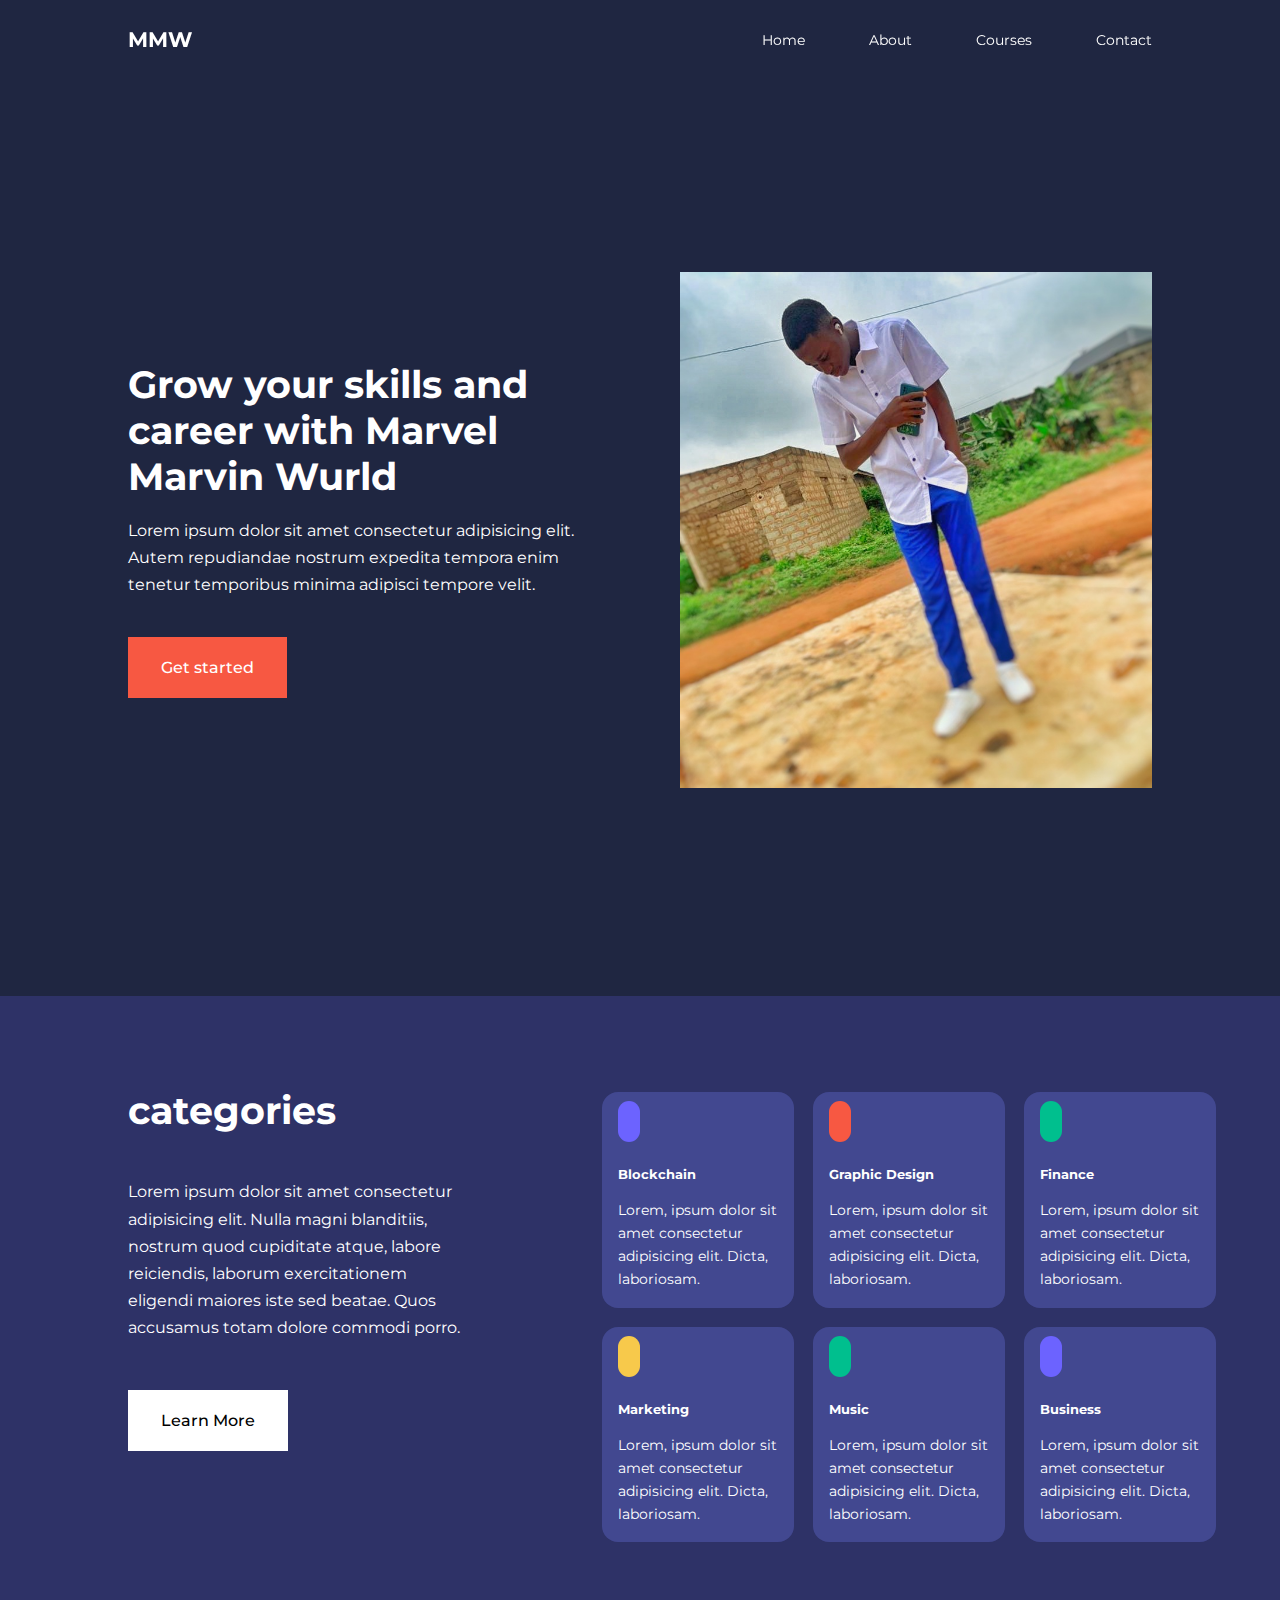
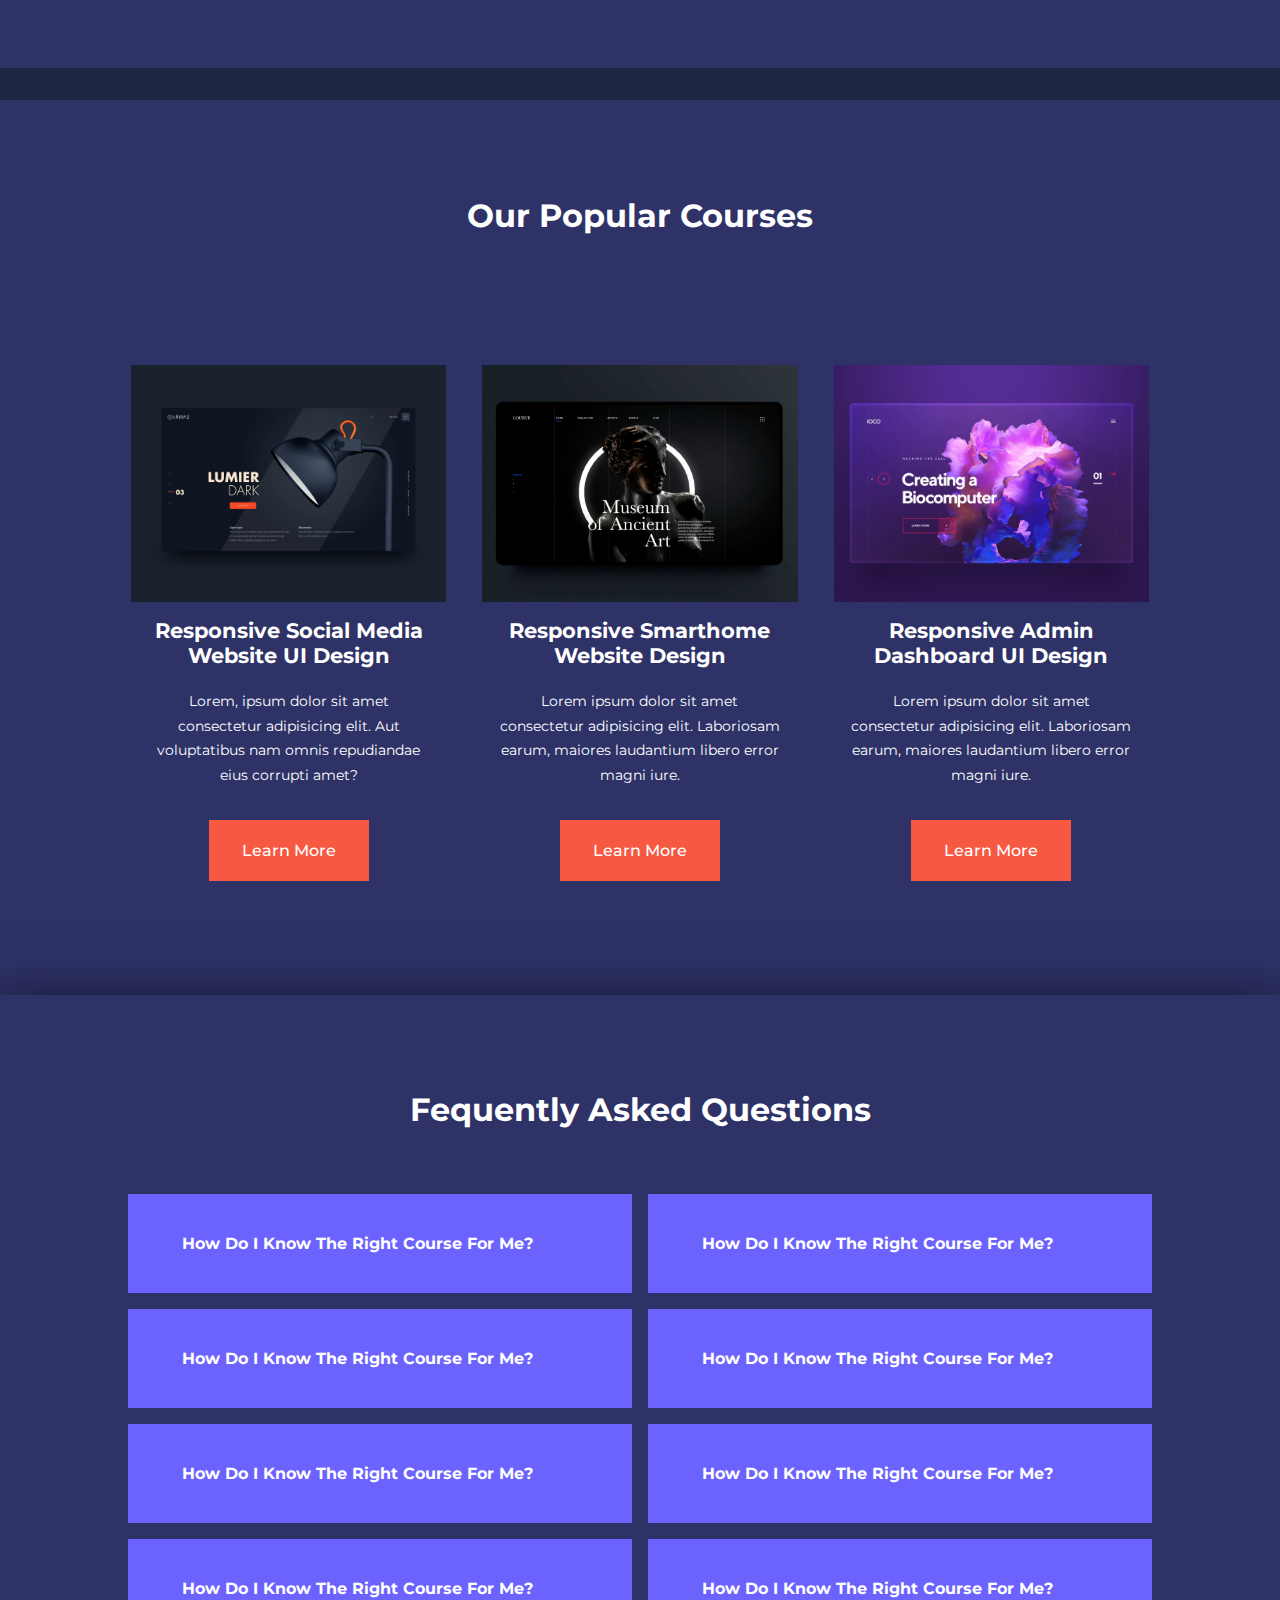
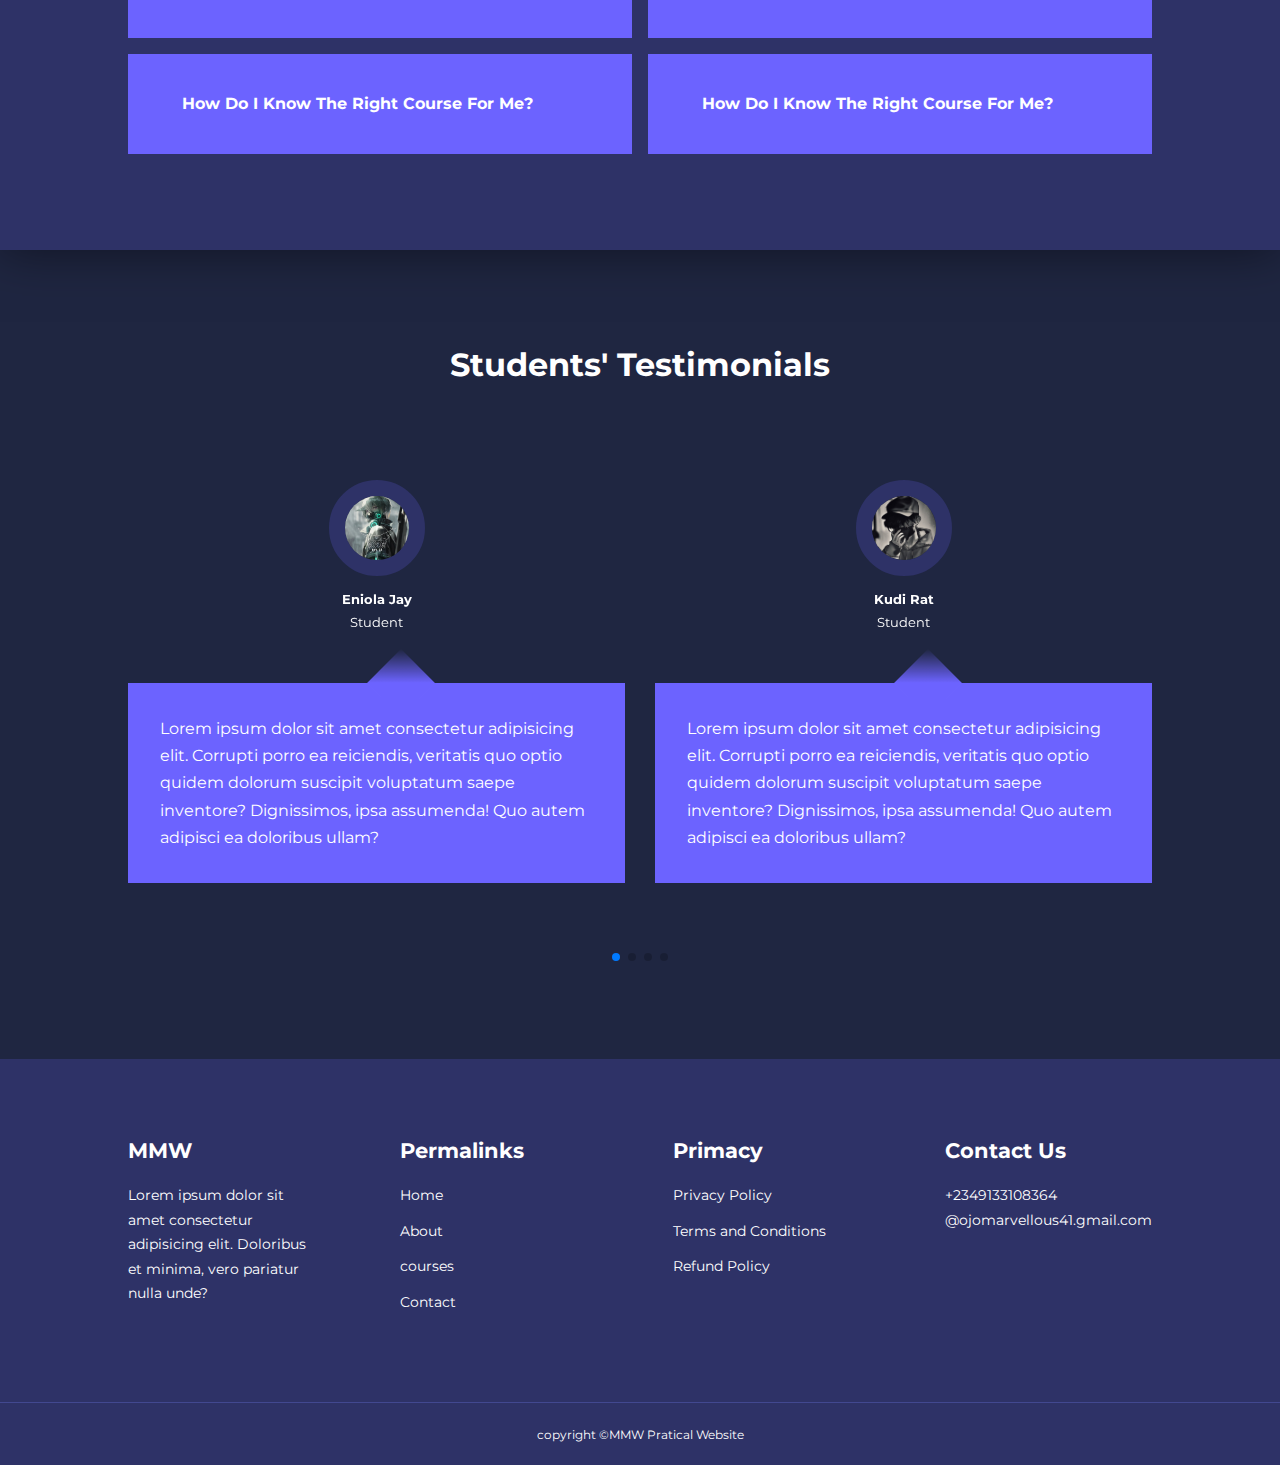
<file: index.html>
<!DOCTYPE html>
<html lang="en">
<head>
    <meta charset="UTF-8">
    <meta http-equiv="X-UA-Compatible" content="IE=edge">
    <meta name="viewport" content="width=device-width, initial-scale=1.0">
    <title>My First Website Using HTML,CSS & JavaScript</title>

                    <!-- ICONSCOUT CDN -->
                    <link rel="stylesheet" href="https://unicons.iconscout.com/release/v4.0.0/css/line.css">

<!-- GOOGLE FONTS (MONTSERRAT)-->
<link rel="preconnect" href="https://fonts.googleapis.com">
<link rel="preconnect" href="https://fonts.gstatic.com" crossorigin>
<link href="https://fonts.googleapis.com/css2?family=Josefin+Sans&family=Montserrat:wght@300;400;500;600;800;900&family=Playfair+Display:wght@600&family=Roboto:wght@100;300&display=swap" rel="stylesheet">


    <!-- SWIPER JS -->
    <link
    rel="stylesheet"
    href="https://cdn.jsdelivr.net/npm/swiper@8/swiper-bundle.min.css"
  />

<link rel="stylesheet" href="./css/style.css">
</head>
<body>
    <nav>
        <div class="container nav__container">
                 <a href="index.html"><h4>MMW</h4></a>
                 <ul class="nav__menu">
                     <li><a href="index.html">Home</a></li>
                     <li><a href="about.html">About</a></li>
                     <li><a href="courses.html">Courses</a></li>
                     <li><a href="contact.html">Contact</a></li>
                 </ul>
                 <button id="open-menu-btn"><i class="uil uil-bars"></i></button>
                 <button id="close-menu-btn"><i class="uil uil-multiply"></i></button>
         </div>
     </nav>
    
    <header>
        
        <div class="container header__container">
            <div class="header__left">
                <h1>Grow your skills and career with Marvel Marvin Wurld</h1>
                <p>Lorem ipsum dolor sit amet consectetur adipisicing elit. Autem repudiandae nostrum expedita tempora enim tenetur temporibus minima adipisci tempore velit.</p>
                <a href="courses.html" class="btn btn-primary">Get started</a>
            </div>
            <div class="header__right">
                <div class="header__right-image">
                    <img src="./image/img.jpeg" alt="">
                </div>
            </div>
        </div>
    </header>
    <!--==================== END OF HEADER ====================-->




    <section class="categories">
        <div class="container categories__container">
            <div class="categories__left">
                <h1>categories</h1>
                <p>
                    Lorem ipsum dolor sit amet consectetur adipisicing elit. Nulla magni blanditiis, nostrum quod cupiditate atque, labore reiciendis, laborum exercitationem eligendi maiores iste sed beatae. Quos accusamus totam dolore commodi porro.
                </p>
                <a href="#" class="btn">Learn More</a>
            </div>
            <div class="categories__right">
                <article class="category">
                    <span class="category__icon"><i class="uil uil-bitcoin-circle"></i></span>
                    <h5>Blockchain</h5>
                    <p>Lorem, ipsum dolor sit amet consectetur adipisicing elit. Dicta, laboriosam.</p>
                </article>

                <article class="category">
                    <span class="category__icon"><i class="uil uil-palette"></i></span>
                    <h5>Graphic Design</h5>
                    <p>Lorem, ipsum dolor sit amet consectetur adipisicing elit. Dicta, laboriosam.</p>
                </article>

                <article class="category">
                    <span class="category__icon"><i class="uil uil-usd-circle"></i></span>
                    <h5>Finance</h5>
                    <p>Lorem, ipsum dolor sit amet consectetur adipisicing elit. Dicta, laboriosam.</p>
                </article>

                <article class="category">
                    <span class="category__icon"><i class="uil uil-megaphone"></i></span>
                    <h5>Marketing</h5>
                    <p>Lorem, ipsum dolor sit amet consectetur adipisicing elit. Dicta, laboriosam.</p>
                </article>

                <article class="category">
                    <span class="category__icon"><i class="uil uil-music"></i></span>
                    <h5>Music</h5>
                    <p>Lorem, ipsum dolor sit amet consectetur adipisicing elit. Dicta, laboriosam.</p>
                </article>

                <article class="category">
                    <span class="category__icon"><i class="uil uil-puzzle-piece"></i></span>
                    <h5>Business</h5>
                    <p>Lorem, ipsum dolor sit amet consectetur adipisicing elit. Dicta, laboriosam.</p>
                </article>
            </div>
        </div>
    </section>

    <!--==================== END OF CATEGORIES ====================-->






    <section class="courses">
        <h2>Our Popular Courses</h2>
        <div class="container courses__container">
            <article class="courses">
                <div class="courses image">
                    <img src="./image/category-4.png" >
                </div>
                <div class="course__info">
                    <h4>Responsive Social Media Website UI Design</h4>
                    <p>Lorem, ipsum dolor sit amet consectetur adipisicing elit. Aut voluptatibus nam omnis repudiandae eius corrupti amet?</p>
                    <a href="courses.html" class="btn btn-primary">Learn More</a>
                    </div>
            </article>

            <article class="courses">
                <div class="courses image">
                    <img src="./image/category-5.png" >
                </div>
                <div class="course__info">
                    <h4>Responsive Smarthome Website Design</h4>
                <p>Lorem ipsum dolor sit amet consectetur adipisicing elit. Laboriosam earum, maiores laudantium libero error magni iure.</p>
                <a href="courses.html" class="btn btn-primary">Learn More</a>
                </div>
            </article>

            <article class="courses">
                <div class="courses image">
                    <img src="./image/category-6.png" >
                </div>
                <div class="course__info">
                    <h4>Responsive Admin Dashboard UI Design</h4>
                <p>Lorem ipsum dolor sit amet consectetur adipisicing elit. Laboriosam earum, maiores laudantium libero error magni iure.</p>
                <a href="courses.html" class="btn btn-primary">Learn More</a>
                </div>
            </article>
        </div>
    </section>

    <!--==================== END OF COURSES ====================-->





    <section class="faq">
        <h2>Fequently Asked Questions</h2>
        <div class="container faqs__container">
            <article class="faqs">
                <div class="faq__icon"><i class="uil uil-plus"></i></div>
                <div class="Question__answer">      
                     <h4>How Do I Know The Right Course For Me?</h4>
                    <p>
                        Lorem, ipsum dolor sit amet consectetur adipisicing elit. Officia tempora voluptatum minus veniam est, id, a enim deleniti, unde facilis optio corporis eveniet ipsa quis repudiandae culpa debitis asperiores laboriosam?
                    </p>
                </div>
            </article>

            <article class="faqs">
                <div class="faq__icon"><i class="uil uil-plus"></i></div>
                <div class="Question__answer"> 
                    <h4>How Do I Know The Right Course For Me?</h4>
                    <p>
                        Lorem, ipsum dolor sit amet consectetur adipisicing elit. Officia tempora voluptatum minus veniam est, id, a enim deleniti, unde facilis optio corporis eveniet ipsa quis repudiandae culpa debitis asperiores laboriosam?
                    </p>
                </div>
            </article>
            <article class="faqs">
                <div class="faq__icon"><i class="uil uil-plus"></i></div>
                <div class="Question__answer">
                    <h4>How Do I Know The Right Course For Me?</h4>
                    <p>
                        Lorem, ipsum dolor sit amet consectetur adipisicing elit. Officia tempora voluptatum minus veniam est, id, a enim deleniti, unde facilis optio corporis eveniet ipsa quis repudiandae culpa debitis asperiores laboriosam?
                    </p>
                </div>
            </article>

            <article class="faqs">
                <div class="faq__icon"><i class="uil uil-plus"></i></div>
                <div class="Question__answer">
                    <h4>How Do I Know The Right Course For Me?</h4>
                    <p>
                        Lorem, ipsum dolor sit amet consectetur adipisicing elit. Officia tempora voluptatum minus veniam est, id, a enim deleniti, unde facilis optio corporis eveniet ipsa quis repudiandae culpa debitis asperiores laboriosam?
                    </p>
                </div>
            </article>

            <article class="faqs">
                <div class="faq__icon"><i class="uil uil-plus"></i></div>
                <div class="Question__answer">
                    <h4>How Do I Know The Right Course For Me?</h4>
                    <p>
                        Lorem, ipsum dolor sit amet consectetur adipisicing elit. Officia tempora voluptatum minus veniam est, id, a enim deleniti, unde facilis optio corporis eveniet ipsa quis repudiandae culpa debitis asperiores laboriosam?
                    </p>
                </div>
            </article>

            <article class="faqs">
                <div class="faq__icon"><i class="uil uil-plus"></i></div>
                <div class="Question__answer">
                    <h4>How Do I Know The Right Course For Me?</h4>
                    <p>
                        Lorem, ipsum dolor sit amet consectetur adipisicing elit. Officia tempora voluptatum minus veniam est, id, a enim deleniti, unde facilis optio corporis eveniet ipsa quis repudiandae culpa debitis asperiores laboriosam?
                    </p>
                </div>
            </article>

            <article class="faqs">
                <div class="faq__icon"><i class="uil uil-plus"></i></div>
                <div class="Question__answer">
                    <h4>How Do I Know The Right Course For Me?</h4>
                    <p>
                        Lorem, ipsum dolor sit amet consectetur adipisicing elit. Officia tempora voluptatum minus veniam est, id, a enim deleniti, unde facilis optio corporis eveniet ipsa quis repudiandae culpa debitis asperiores laboriosam?
                    </p>
                </div>
            </article>

            <article class="faqs">
                <div class="faq__icon"><i class="uil uil-plus"></i></div>
                <div class="Question__answer">
                    <h4>How Do I Know The Right Course For Me?</h4>
                    <p>
                        Lorem, ipsum dolor sit amet consectetur adipisicing elit. Officia tempora voluptatum minus veniam est, id, a enim deleniti, unde facilis optio corporis eveniet ipsa quis repudiandae culpa debitis asperiores laboriosam?
                    </p>
                </div>
            </article>

            <article class="faqs">
                <div class="faq__icon"><i class="uil uil-plus"></i></div>
                <div class="Question__answer">
                    <h4>How Do I Know The Right Course For Me?</h4>
                    <p>
                        Lorem, ipsum dolor sit amet consectetur adipisicing elit. Officia tempora voluptatum minus veniam est, id, a enim deleniti, unde facilis optio corporis eveniet ipsa quis repudiandae culpa debitis asperiores laboriosam?
                    </p>
                </div>
            </article>

            <article class="faqs">
                <div class="faq__icon"><i class="uil uil-plus"></i></div>
                <div class="Question__answer">
                    <h4>How Do I Know The Right Course For Me?</h4>
                    <p>
                        Lorem, ipsum dolor sit amet consectetur adipisicing elit. Officia tempora voluptatum minus veniam est, id, a enim deleniti, unde facilis optio corporis eveniet ipsa quis repudiandae culpa debitis asperiores laboriosam?
                    </p>
                </div>
            </article>
        </div>
    </section>


    <!--==================== END OF FAQs ====================-->



    <section class="container testimonials__container mySwiper">
        <h2>Students' Testimonials</h2>
        <div class="swiper-wrapper">
            <article class="testimonial swiper-slide">
                <div class="avatar">
                    <img src="./image/img11.jpg">
                </div>
                <div class="testimonial__info">
                    <h5>Eniola Jay</h5>
                    <small>Student</small>
                </div>
                <div class="testimonial__body">
                    <p>
                        Lorem ipsum dolor sit amet consectetur adipisicing elit. Corrupti porro ea reiciendis, veritatis quo optio quidem dolorum suscipit voluptatum saepe inventore? Dignissimos, ipsa assumenda! Quo autem adipisci ea doloribus ullam?
                    </p>
                </div>
            </article>

            <article class="testimonial swiper-slide">
                <div class="avatar">
                    <img src="./image/img12.jpg">
                </div>
                <div class="testimonial__info">
                    <h5>Kudi Rat</h5>
                    <small>Student</small>
                </div>
                <div class="testimonial__body">
                    <p>
                        Lorem ipsum dolor sit amet consectetur adipisicing elit. Corrupti porro ea reiciendis, veritatis quo optio quidem dolorum suscipit voluptatum saepe inventore? Dignissimos, ipsa assumenda! Quo autem adipisci ea doloribus ullam?
                    </p>
                </div>
            </article>

            <article class="testimonial swiper-slide">
                <div class="avatar">
                    <img src="./image/img10.jpg">
                </div>
                <div class="testimonial__info">
                    <h5>Omo Lolu</h5>
                    <small>Student</small>
                </div>
                <div class="testimonial__body">
                    <p>
                        Lorem ipsum dolor sit amet consectetur adipisicing elit. Corrupti porro ea reiciendis, veritatis quo optio quidem dolorum suscipit voluptatum saepe inventore? Dignissimos, ipsa assumenda! Quo autem adipisci ea doloribus ullam?
                    </p>
                </div>
            </article>

            <article class="testimonial swiper-slide">
                <div class="avatar">
                    <img src="./image/img3.jpg">
                </div>
                <div class="testimonial__info">
                    <h5>Tolu Lope</h5>
                    <small>Student</small>
                </div>
                <div class="testimonial__body">
                    <p>
                        Lorem ipsum dolor sit amet consectetur adipisicing elit. Corrupti porro ea reiciendis, veritatis quo optio quidem dolorum suscipit voluptatum saepe inventore? Dignissimos, ipsa assumenda! Quo autem adipisci ea doloribus ullam?
                    </p>
                </div>
            </article>

            <article class="testimonial swiper-slide">
                <div class="avatar">
                    <img src="./image/img5.jpg">
                </div>
                <div class="testimonial__info">
                    <h5>Folu Kemi</h5>
                    <small>Student</small>
                </div>
                <div class="testimonial__body">
                    <p>
                        Lorem ipsum dolor sit amet consectetur adipisicing elit. Corrupti porro ea reiciendis, veritatis quo optio quidem dolorum suscipit voluptatum saepe inventore? Dignissimos, ipsa assumenda! Quo autem adipisci ea doloribus ullam?
                    </p>
                </div>
            </article>
        </div>
        <div class="swiper-pagination"></div>
    </section>

<!--==================== END OF TESTIMONIALS ====================-->



<footer>
    <div class="container footer__container">
        <div class="footer__1">
            <a href="index.html" class="footer__logo"><h4>MMW</h4></a>
            <p>
                Lorem ipsum dolor sit amet consectetur adipisicing elit. Doloribus et minima, vero pariatur nulla unde?
            </p>
        </div>

        <div class="footer__2">
            <h4>Permalinks</h4>
            <ul class="Permalinks">
                <li><a href="index.html">Home</a></li>
                <li><a href="about.html">About</a></li>
                <li><a href="courses.html">courses</a></li>
                <li><a href="contact.html">Contact</a></li>
            </ul>
        </div>

        <div class="footer__3">
            <h4>Primacy</h4>
            <ul class="Privacy">
                <li><a href="#">Privacy Policy</a></li>
                <li><a href="#">Terms and Conditions</a></li>
                <li><a href="#">Refund Policy</a></li>
            </ul>
        </div>

        <div class="footer__4">
            <h4>Contact Us</h4>
                <p>+2349133108364</p>
                <p>@ojomarvellous41.gmail.com</p>
                <ul class="footer__socials">
                    <li>
                        <a href="#"><i class="uil uil-facebook-f"></i></a>
                    </li>
                    <li>
                        <a href="#"><i class="uil uil-instagram-alt"></i></a>
                    </li>
                    <li>
                        <a href="#"><i class="uil uil-twitter"></i></a>
                    </li>
                    <li>
                        <a href="#"><i class="uil uil-linkendin-alt"></i></a>
                    </li>
                <ul>
        </div>
    </div>
    <div class="footer__copyright">
        <small>copyright &copy;MMW Pratical Website</small>
    </div>
</footer>


    <script src="https://cdn.jsdelivr.net/npm/swiper@8/swiper-bundle.min.js"></script>
<script src="./main.js"></script>


<script>
   var swiper = new Swiper(".mySwiper", {
        slidesPerView: 1,
        spaceBetween: 30,
        pagination: {
          el: ".swiper-pagination",
          clickable: true,
        }, 
            // when window width is >= 600px
            breakpoints: {
                600: {
                    slidesPerView: 2 
                }
            }
      });
</script>

</body>
</html>
</file>
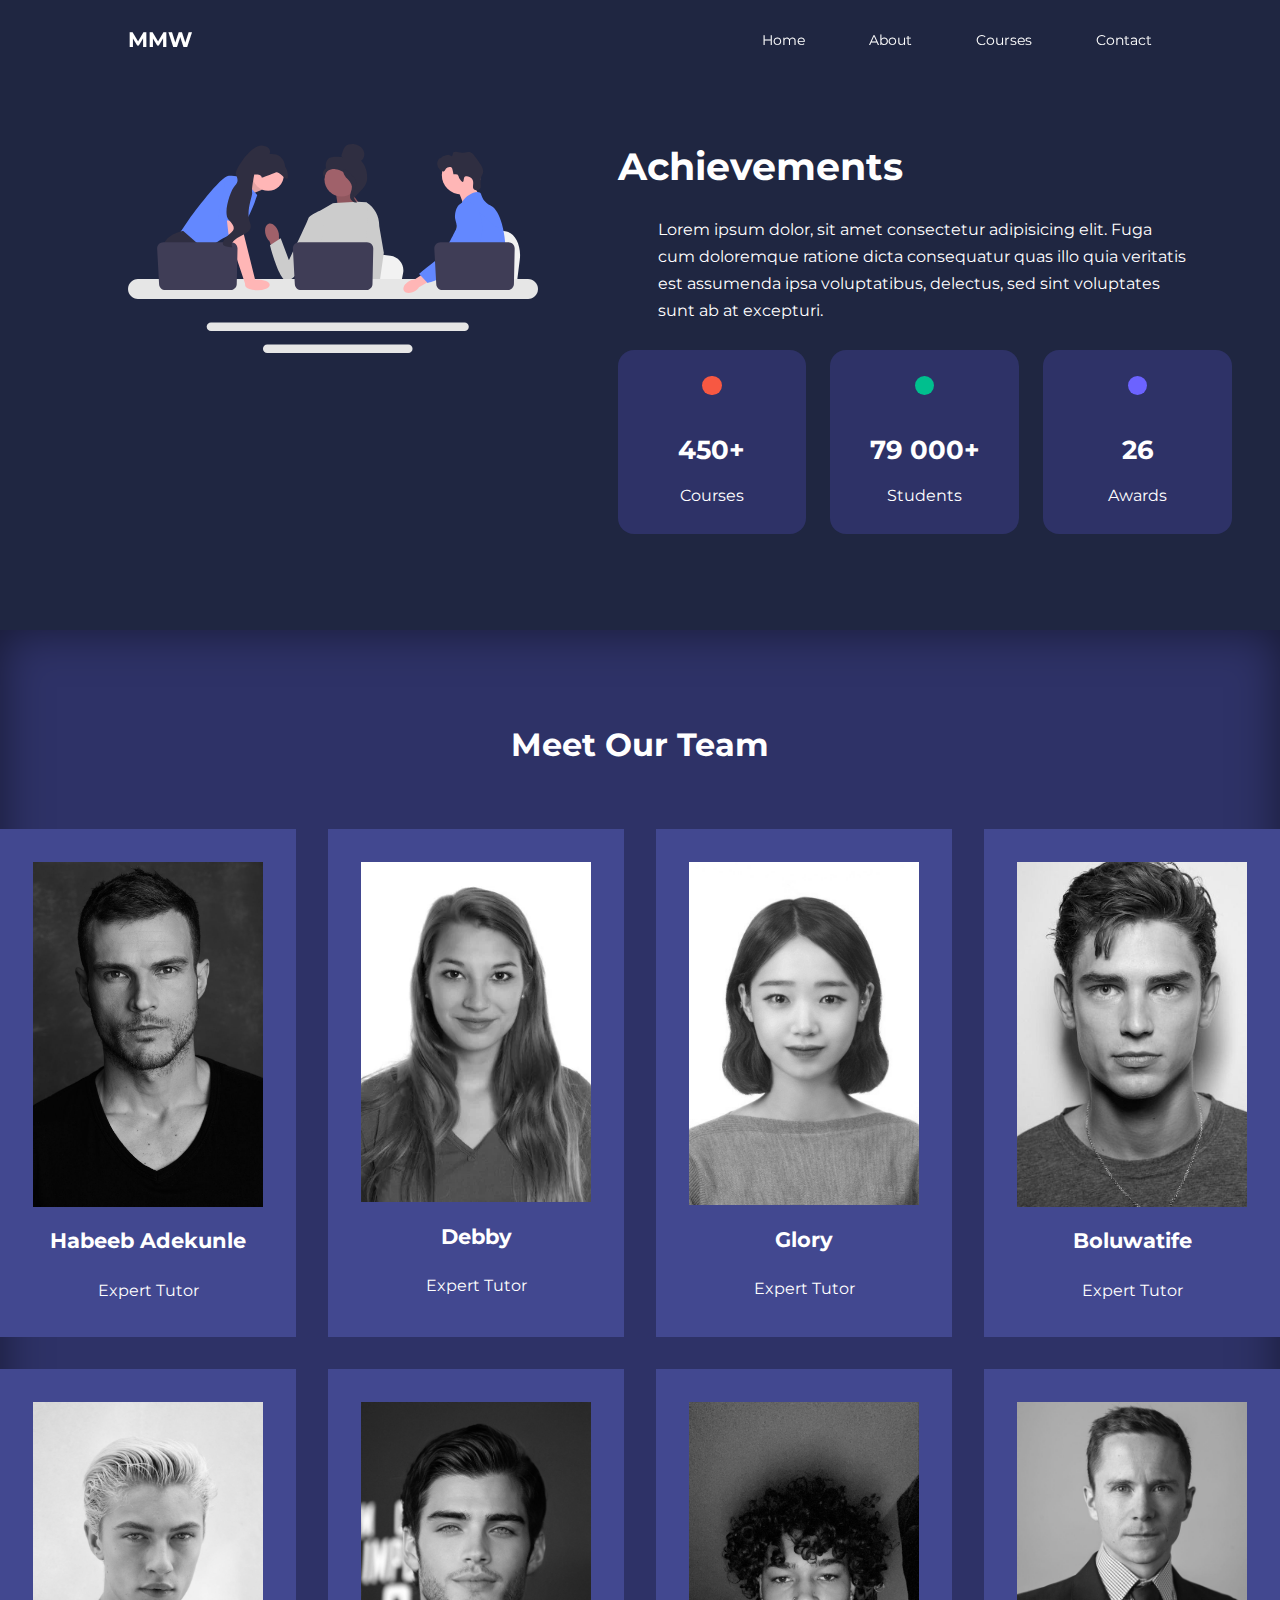
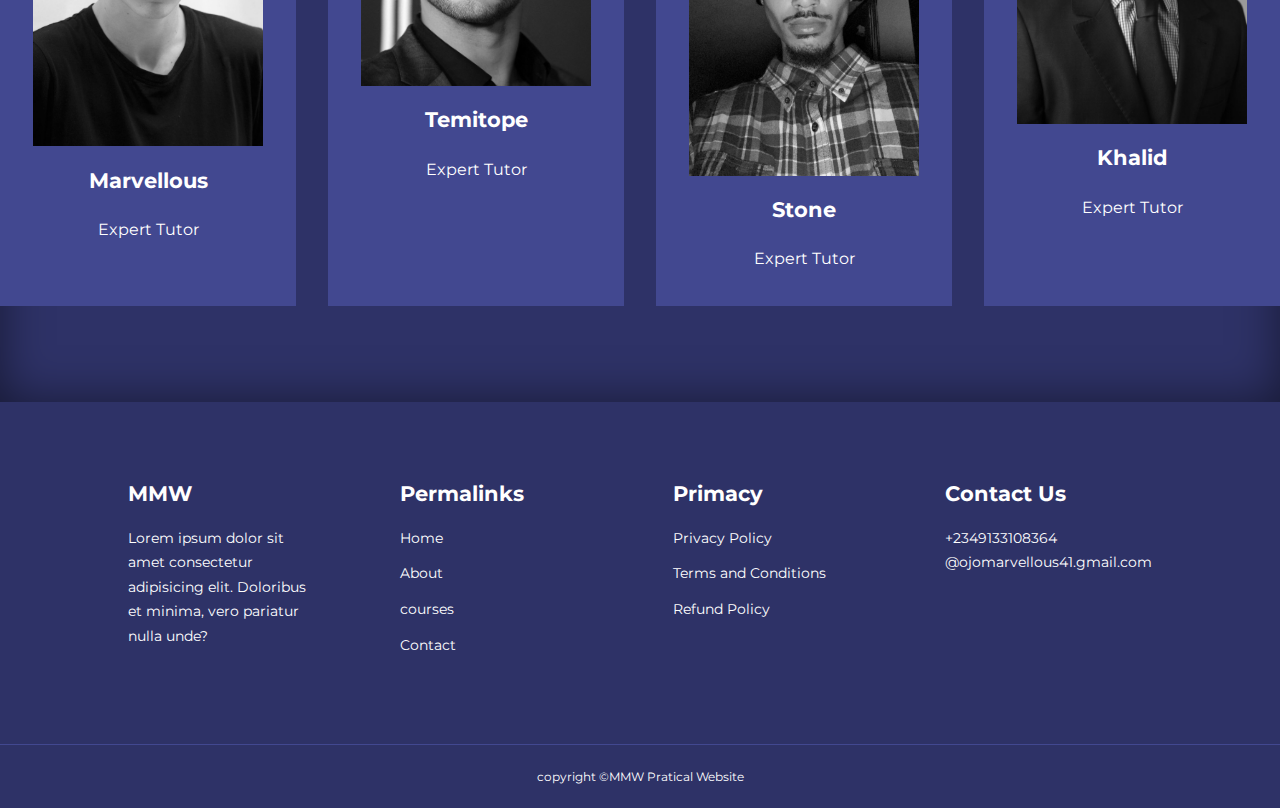
<file: about.html>
<!DOCTYPE html>
<html lang="en">
<head>
    <meta charset="UTF-8">
    <meta http-equiv="X-UA-Compatible" content="IE=edge">
    <meta name="viewport" content="width=device-width, initial-scale=1.0">
    <title>Responsive Multipage Education Website Using HTML,CSS & JavaScript</title>

                    <!-- ICONSCOUT CDN -->
                    <link rel="stylesheet" href="https://unicons.iconscout.com/release/v4.0.0/css/line.css">

<!-- GOOGLE FONTS (MONTSERRAT)-->
<link rel="preconnect" href="https://fonts.googleapis.com">
<link rel="preconnect" href="https://fonts.gstatic.com" crossorigin>
<link href="https://fonts.googleapis.com/css2?family=Josefin+Sans&family=Montserrat:wght@300;400;500;600;800;900&family=Playfair+Display:wght@600&family=Roboto:wght@100;300&display=swap" rel="stylesheet">

<link rel="stylesheet" href="./css/style.css">
<link rel="stylesheet" href="./css/about.css">
</head>
<body>
    <nav>
        <div class="container nav__container">
                 <a href="index.html"><h4>MMW</h4></a>
                 <ul class="nav__menu">
                     <li><a href="index.html">Home</a></li>
                     <li><a href="about.html">About</a></li>
                     <li><a href="courses.html">Courses</a></li>
                     <li><a href="contact.html">Contact</a></li>
                 </ul>
                 <button id="open-menu-btn"><i class="uil uil-bars"></i></button>
                 <button id="close-menu-btn"><i class="uil uil-multiply"></i></button>
         </div>
     </nav>






     <section class="about__achievements">
        <div class="container about__achievements-container">
            <div class="about__achievements-left">
                <img src="./image/about.svg">
            </div>

            <div class="about__achievements-right">
                <h1>Achievements</h1>
                <p>Lorem ipsum dolor, sit amet consectetur adipisicing elit. Fuga cum doloremque ratione dicta consequatur quas illo quia veritatis est assumenda ipsa voluptatibus, delectus, sed sint voluptates sunt ab at excepturi.</p>
                <div class="achievements__cards">
                    <article class="achievements__card">
                        <span class="achievement__icon">
                            <i class="uil uil-video"></i>
                        </span>

                        <h3>450+</h3>
                        <p>Courses</p>
                    </article>

                    <article class="achievements__card">
                        <span class="achievement__icon">
                            <i class="uil uil-users-alt"></i>
                        </span>

                        <h3>79 000+</h3>
                        <p>Students</p>
                    </article>

                    <article class="achievements__card">
                        <span class="achievement__icon">
                            <i class="uil uil-trophy"></i>
                        </span>

                        <h3>26</h3>
                        <p>Awards</p>
                    </article> 
                </div>
            </div>
        </div>
     </section>
     <!--==================== END OF ACHIEVEMENTS ====================-->


     <section class="team">
         <h2>Meet Our Team</h2>
         <container class="team__container">
             <article class="team__member">
                 <div class="team__member-image">
                    <img src="./image/man-1.jpg"> 
                 </div>
                 <div>
                 <div class="team__member-info">
                     <h4>Habeeb Adekunle</h4>
                     <p>Expert Tutor</p>
                 </div>
                 <div class="team__member-socials">
                     <a href="https://instagram.com" target="blank"><i class="uil uil-instagram"></i></a>
                     <a href="https://twitter.com" target="blank"><i class="uil uil-twitter-alt"></i></a>
                     <a href="https://facebook.com" target="blank"><i class="uil uil-facebook-f"></i></a>
                 </div>
                </div>
             </article>

             <article class="team__member">
                 <div class="team__member-image">
                    <img src="./image/woman-1.png"> 
                 </div>
                 <div>
                 <div class="team__member-info">
                     <h4>Debby</h4>
                     <p>Expert Tutor</p>
                 </div>
                 <div class="team__member-socials">
                     <a href="https://instagram.com" target="blank"><i class="uil uil-instagram"></i></a>
                     <a href="https://twitter.com" target="blank"><i class="uil uil-twitter-alt"></i></a>
                     <a href="https://facebook.com" target="blank"><i class="uil uil-facebook-f"></i></a>
                 </div>
                </div>
             </article>

             <article class="team__member">
                 <div class="team__member-image">
                    <img src="./image/woman-2"> 
                 </div>
                 <div>
                 <div class="team__member-info">
                     <h4>Glory</h4>
                     <p>Expert Tutor</p>
                 </div>
                 <div class="team__member-socials">
                     <a href="https://instagram.com" target="blank"><i class="uil uil-instagram"></i></a>
                     <a href="https://twitter.com" target="blank"><i class="uil uil-twitter-alt"></i></a>
                     <a href="https://facebook.com" target="blank"><i class="uil uil-facebook-f"></i></a>
                 </div>
                </div>
             </article>

             <article class="team__member">
                 <div class="team__member-image">
                    <img src="./image/man-2.jpg"> 
                 </div>
                 <div>
                 <div class="team__member-info">
                     <h4>Boluwatife</h4>
                     <p>Expert Tutor</p>
                 </div>
                 <div class="team__member-socials">
                     <a href="https://instagram.com" target="blank"><i class="uil uil-instagram"></i></a>
                     <a href="https://twitter.com" target="blank"><i class="uil uil-twitter-alt"></i></a>
                     <a href="https://facebook.com" target="blank"><i class="uil uil-facebook-f"></i></a>
                 </div>
                </div>
             </article>

             <article class="team__member">
                 <div class="team__member-image">
                    <img src="./image/man-3.jpg"> 
                 </div>
                 <div>
                 <div class="team__member-info">
                     <h4>Marvellous</h4>
                     <p>Expert Tutor</p>
                 </div>
                 <div class="team__member-socials">
                     <a href="https://instagram.com" target="blank"><i class="uil uil-instagram"></i></a>
                     <a href="https://twitter.com" target="blank"><i class="uil uil-twitter-alt"></i></a>
                     <a href="https://facebook.com" target="blank"><i class="uil uil-facebook-f"></i></a>
                 </div>
                </div>
             </article>

             <article class="team__member">
                 <div class="team__member-image">
                    <img src="./image/man-4.jpg"> 
                 </div>
                 <div>
                 <div class="team__member-info">
                     <h4>Temitope</h4>
                     <p>Expert Tutor</p>
                 </div>
                 <div class="team__member-socials">
                     <a href="https://instagram.com" target="blank"><i class="uil uil-instagram"></i></a>
                     <a href="https://twitter.com" target="blank"><i class="uil uil-twitter-alt"></i></a>
                     <a href="https://facebook.com" target="blank"><i class="uil uil-facebook-f"></i></a>
                 </div>
                </div>
             </article>

             <article class="team__member">
                 <div class="team__member-image">
                    <img src="./image/man-5.jpg"> 
                 </div>
                 <div>
                 <div class="team__member-info">
                     <h4>Stone</h4>
                     <p>Expert Tutor</p>
                 </div>
                 <div class="team__member-socials">
                     <a href="https://instagram.com" target="blank"><i class="uil uil-instagram"></i></a>
                     <a href="https://twitter.com" target="blank"><i class="uil uil-twitter-alt"></i></a>
                     <a href="https://facebook.com" target="blank"><i class="uil uil-facebook-f"></i></a>
                 </div>
                </div>
             </article>

             <article class="team__member">
                 <div class="team__member-image">
                    <img src="./image/man-6.jpg"> 
                 </div>
                 <div>
                 <div class="team__member-info">
                     <h4>Khalid</h4>
                     <p>Expert Tutor</p>
                 </div>
                 <div class="team__member-socials">
                     <a href="https://instagram.com" target="blank"><i class="uil uil-instagram"></i></a>
                     <a href="https://twitter.com" target="blank"><i class="uil uil-twitter-alt"></i></a>
                     <a href="https://facebook.com" target="blank"><i class="uil uil-facebook-f"></i></a>
                 </div>
                </div>
            </article>
         </container>
     </section>








     <footer>
        <div class="container footer__container">
            <div class="footer__1">
                <a href="index.html" class="footer__logo"><h4>MMW</h4></a>
                <p>
                    Lorem ipsum dolor sit amet consectetur adipisicing elit. Doloribus et minima, vero pariatur nulla unde?
                </p>
            </div>
    
            <div class="footer__2">
                <h4>Permalinks</h4>
                <ul class="Permalinks">
                    <li><a href="index.html">Home</a></li>
                    <li><a href="about.html">About</a></li>
                    <li><a href="courses.html">courses</a></li>
                    <li><a href="contact.html">Contact</a></li>
                </ul>
            </div>
    
            <div class="footer__3">
                <h4>Primacy</h4>
                <ul class="Privacy">
                    <li><a href="#">Privacy Policy</a></li>
                    <li><a href="#">Terms and Conditions</a></li>
                    <li><a href="#">Refund Policy</a></li>
                </ul>
            </div>
    
            <div class="footer__4">
                <h4>Contact Us</h4>
                    <p>+2349133108364</p>
                    <p>@ojomarvellous41.gmail.com</p>
                    <ul class="footer__socials">
                        <li>
                            <a href="#"><i class="uil uil-facebook-f"></i></a>
                        </li>
                        <li>
                            <a href="#"><i class="uil uil-instagram-alt"></i></a>
                        </li>
                        <li>
                            <a href="#"><i class="uil uil-twitter"></i></a>
                        </li>
                        <li>
                            <a href="#"><i class="uil uil-linkendin-alt"></i></a>
                        </li>
                    <ul>
            </div>
        </div>
        <div class="footer__copyright">
            <small>copyright &copy;MMW Pratical Website</small>
        </div>
    </footer>
    <script src="./main.js"></script>
    
    </body>
    </html>
</file>
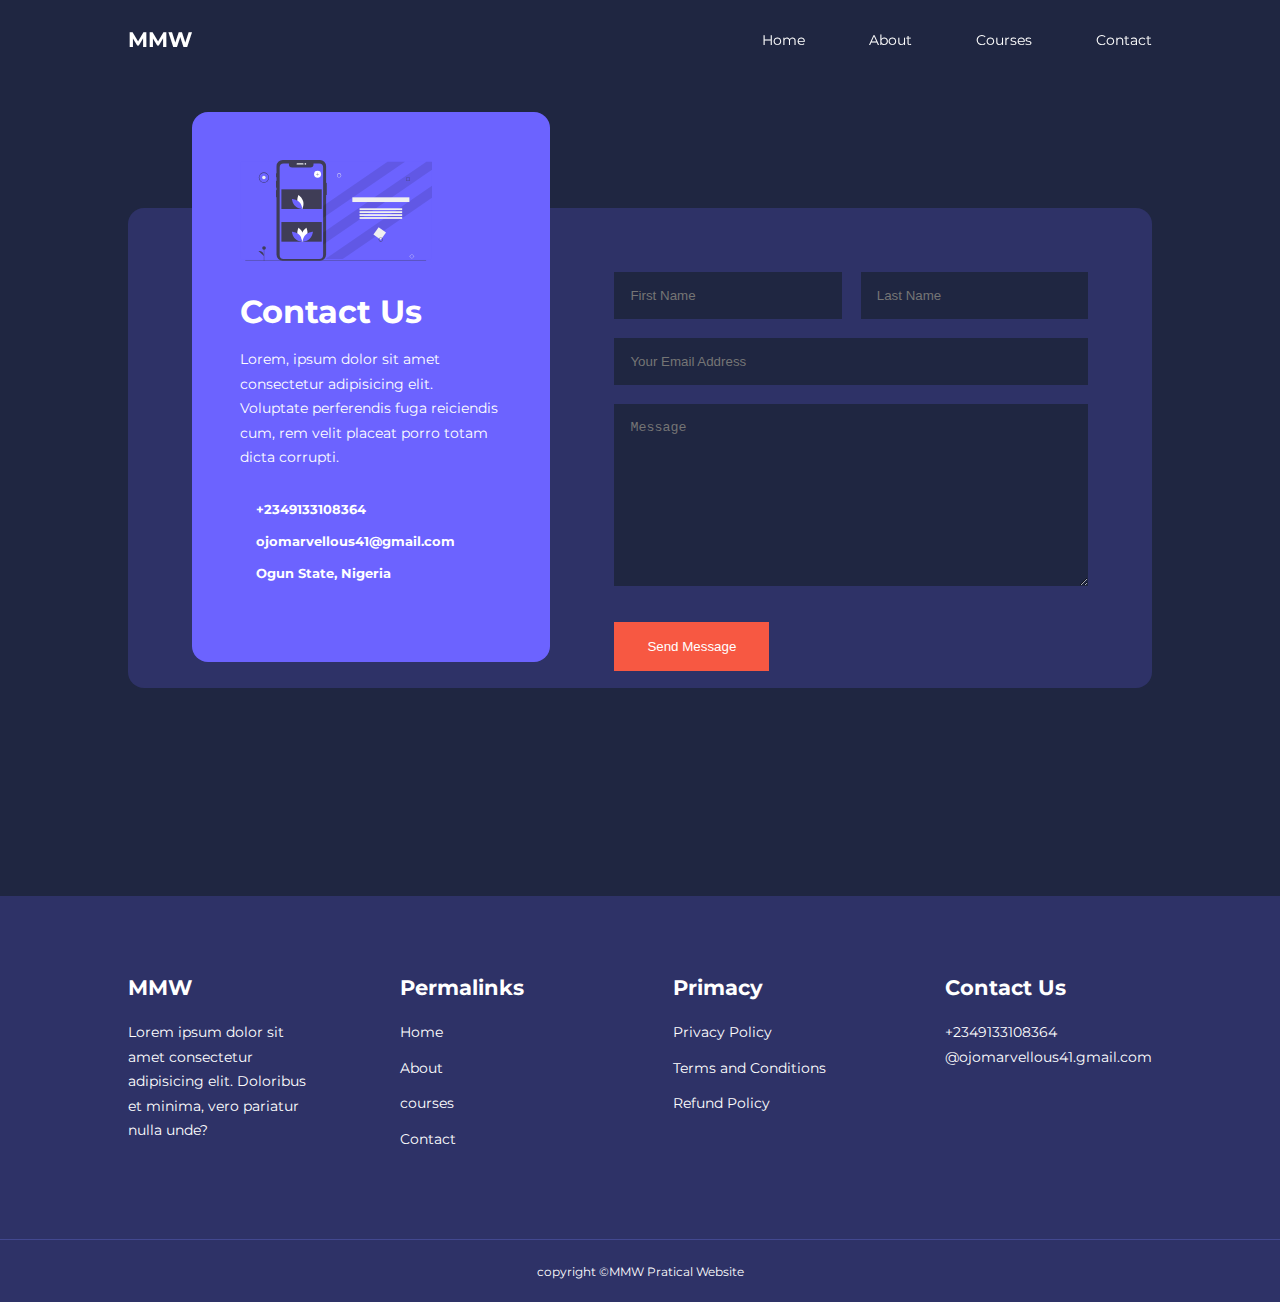
<file: contact.html>
<!DOCTYPE html>
<html lang="en">
<head>
    <meta charset="UTF-8">
    <meta http-equiv="X-UA-Compatible" content="IE=edge">
    <meta name="viewport" content="width=device-width, initial-scale=1.0">
    <title>Responsive Multipage Education Website Using HTML,CSS & JavaScript</title>

                    <!-- ICONSCOUT CDN -->
                    <link rel="stylesheet" href="https://unicons.iconscout.com/release/v4.0.0/css/line.css">

<!-- GOOGLE FONTS (MONTSERRAT)-->
<link rel="preconnect" href="https://fonts.googleapis.com">
<link rel="preconnect" href="https://fonts.gstatic.com" crossorigin>
<link href="https://fonts.googleapis.com/css2?family=Josefin+Sans&family=Montserrat:wght@300;400;500;600;800;900&family=Playfair+Display:wght@600&family=Roboto:wght@100;300&display=swap" rel="stylesheet">

<link rel="stylesheet" href="./css/style.css">
<link rel="stylesheet" href="./css/contact.css">
<style>
    .courses{
        margin-top: 1rem;
    }
</style>
</head>
<body>
    <nav>
        <div class="container nav__container">
                 <a href="index.html"><h4>MMW</h4></a>
                 <ul class="nav__menu">
                     <li><a href="index.html">Home</a></li>
                     <li><a href="about.html">About</a></li>
                     <li><a href="courses.html">Courses</a></li>
                     <li><a href="contact.html">Contact</a></li>
                 </ul>
                 <button id="open-menu-btn"><i class="uil uil-bars"></i></button>
                 <button id="close-menu-btn"><i class="uil uil-multiply"></i></button>
         </div>
     </nav>






     <section class="contact">
         <div class="container contact__container">
             <aside class="contact__aside">
                 <div class="aside__image">
                     <img src="./image/call.svg">
                 </div>
                 <h2>Contact Us</h2>
                 <p>Lorem, ipsum dolor sit amet consectetur adipisicing elit. Voluptate perferendis fuga reiciendis cum, rem velit placeat porro totam dicta corrupti.</p>
                 <ul class="contact__details">
                     <li>
                         <i class="uil uil-phone-times"></i>
                         <h5>+2349133108364</h5>
                     </li>
                     <li>
                         <i class="uil uil-envelope"></i>
                         <h5>ojomarvellous41@gmail.com</h5>
                     </li>
                     <li>
                         <i class="uil uil-location-point"></i>
                         <h5>Ogun State, Nigeria</h5>
                     </li>
                 </ul>
                 <ul class="footer__socials">
                    <li>
                        <a href="#"><i class="uil uil-facebook-f"></i></a>
                    </li>
                    <li>
                        <a href="#"><i class="uil uil-instagram-alt"></i></a>
                    </li>
                    <li>
                        <a href="#"><i class="uil uil-twitter"></i></a>
                    </li>
                    <li>
                        <a href="#"><i class="uil uil-linkendin-alt"></i></a>
                    </li>
                <ul>
             </aside>

             <form action="https://formspree.io/f/xrgdljgd" method="POST" class="contact__form">
                 <div class="form__name">
                     <input type="text" name="First Name" placeholder="First Name" required>
                     <input type="text" name="Last Name" placeholder="Last Name" required>
                 </div>
                 <input type="email" name="Email Address" placeholder="Your Email Address" required>
                 <textarea name="Message" rows="10" placeholder="Message" required></textarea>
                 <button type="submit" class="btn btn-primary">Send Message</button>
             </form>
         </div>
     </section>















     
     <footer>
        <div class="container footer__container">
            <div class="footer__1">
                <a href="index.html" class="footer__logo"><h4>MMW</h4></a>
                <p>
                    Lorem ipsum dolor sit amet consectetur adipisicing elit. Doloribus et minima, vero pariatur nulla unde?
                </p>
            </div>
    
            <div class="footer__2">
                <h4>Permalinks</h4>
                <ul class="Permalinks">
                    <li><a href="index.html">Home</a></li>
                    <li><a href="about.html">About</a></li>
                    <li><a href="courses.html">courses</a></li>
                    <li><a href="contact.html">Contact</a></li>
                </ul>
            </div>
    
            <div class="footer__3">
                <h4>Primacy</h4>
                <ul class="Privacy">
                    <li><a href="#">Privacy Policy</a></li>
                    <li><a href="#">Terms and Conditions</a></li>
                    <li><a href="#">Refund Policy</a></li>
                </ul>
            </div>
    
            <div class="footer__4">
                <h4>Contact Us</h4>
                    <p>+2349133108364</p>
                    <p>@ojomarvellous41.gmail.com</p>
                    <ul class="footer__socials">
                        <li>
                            <a href="#"><i class="uil uil-facebook-f"></i></a>
                        </li>
                        <li>
                            <a href="#"><i class="uil uil-instagram-alt"></i></a>
                        </li>
                        <li>
                            <a href="#"><i class="uil uil-twitter"></i></a>
                        </li>
                        <li>
                            <a href="#"><i class="uil uil-linkendin-alt"></i></a>
                        </li>
                    <ul>
            </div>
        </div>
        <div class="footer__copyright">
            <small>copyright &copy;MMW Pratical Website</small>
        </div>
    </footer>
    <script src="./main.js"></script>
    
    </body>
    </html>
</file>
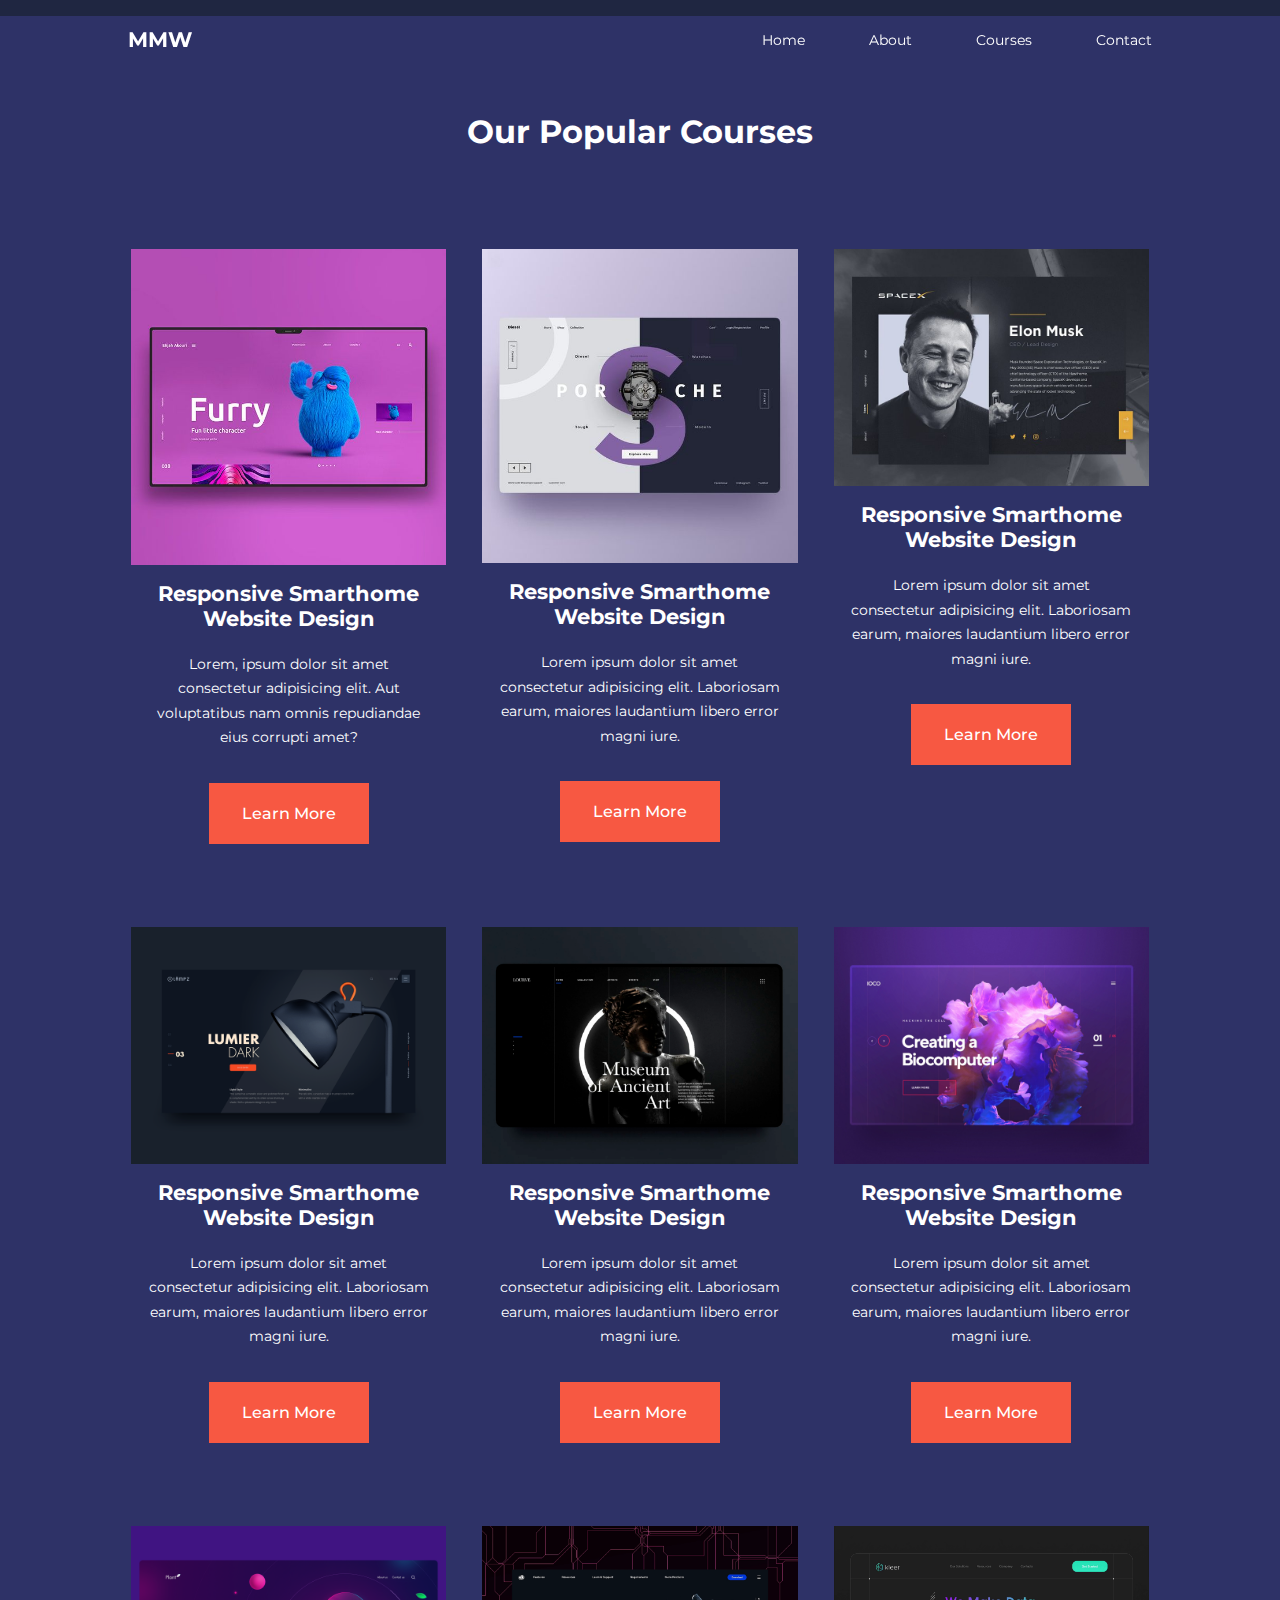
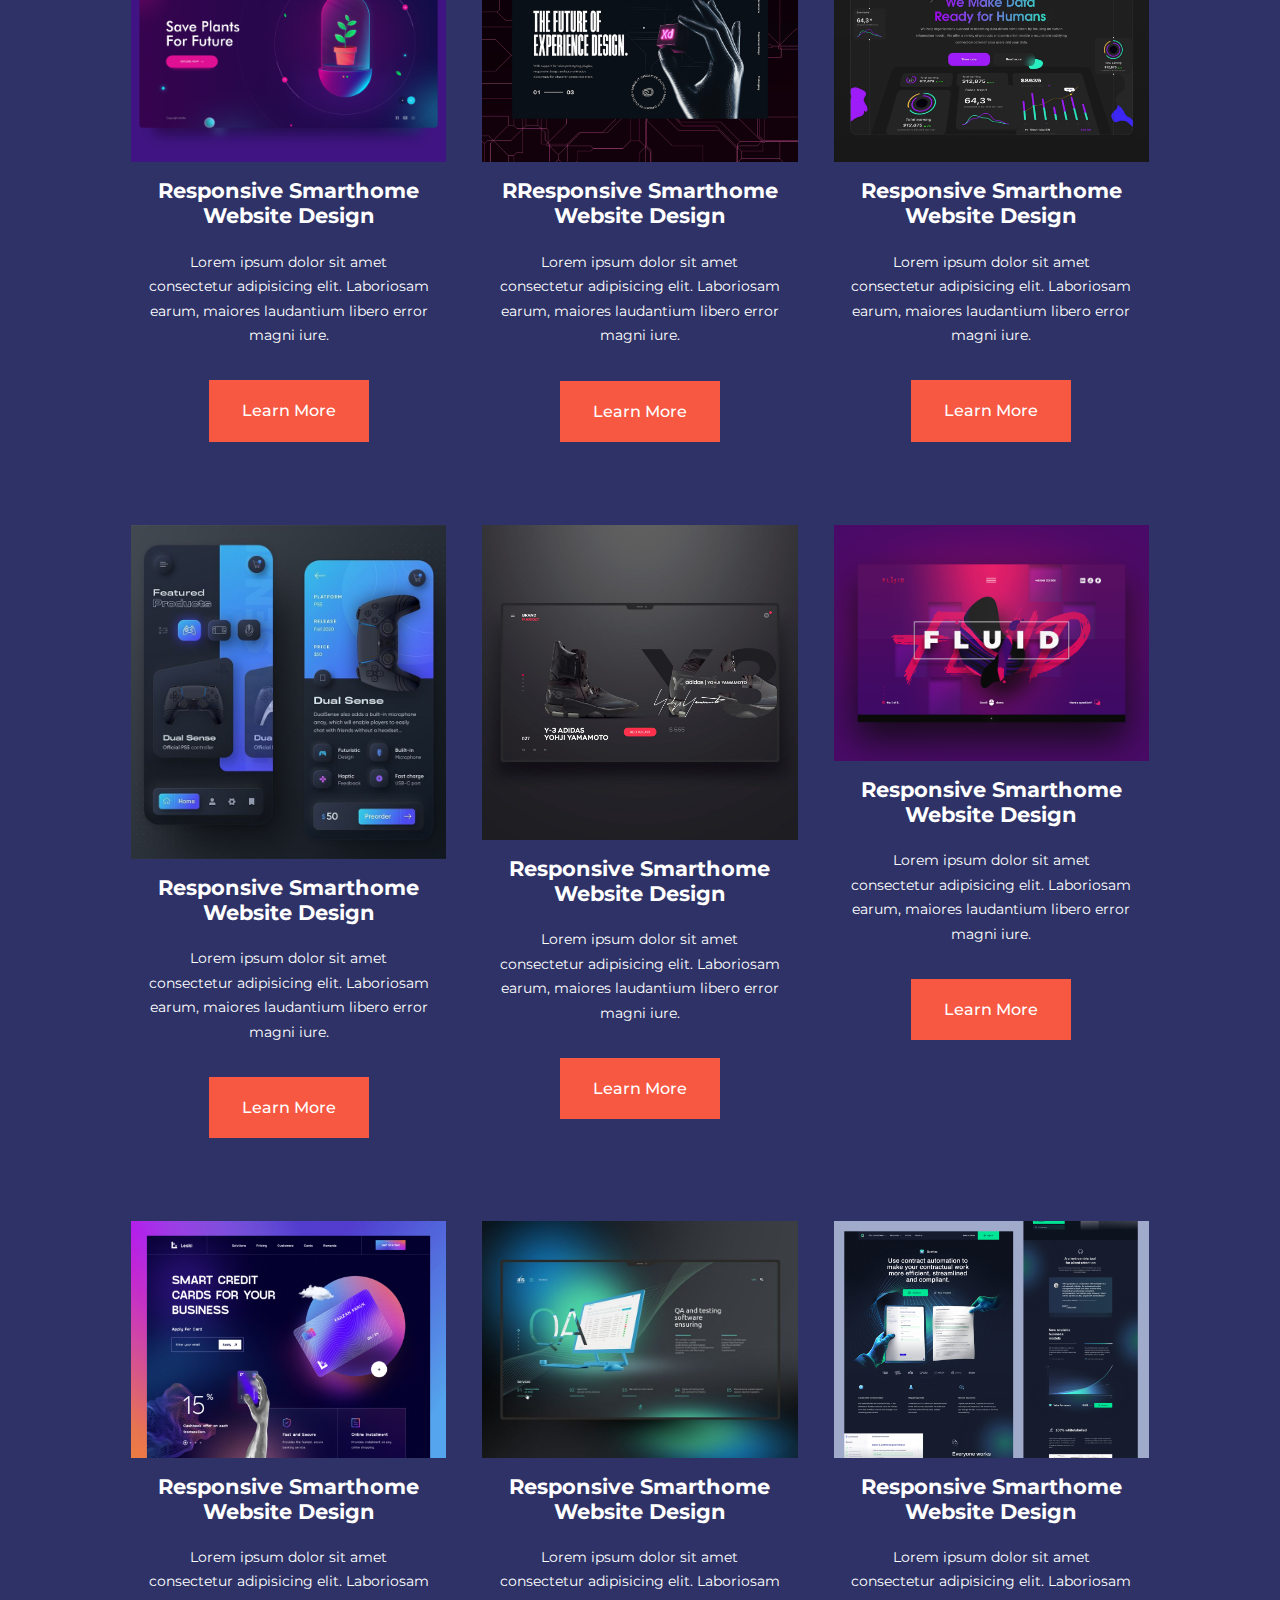
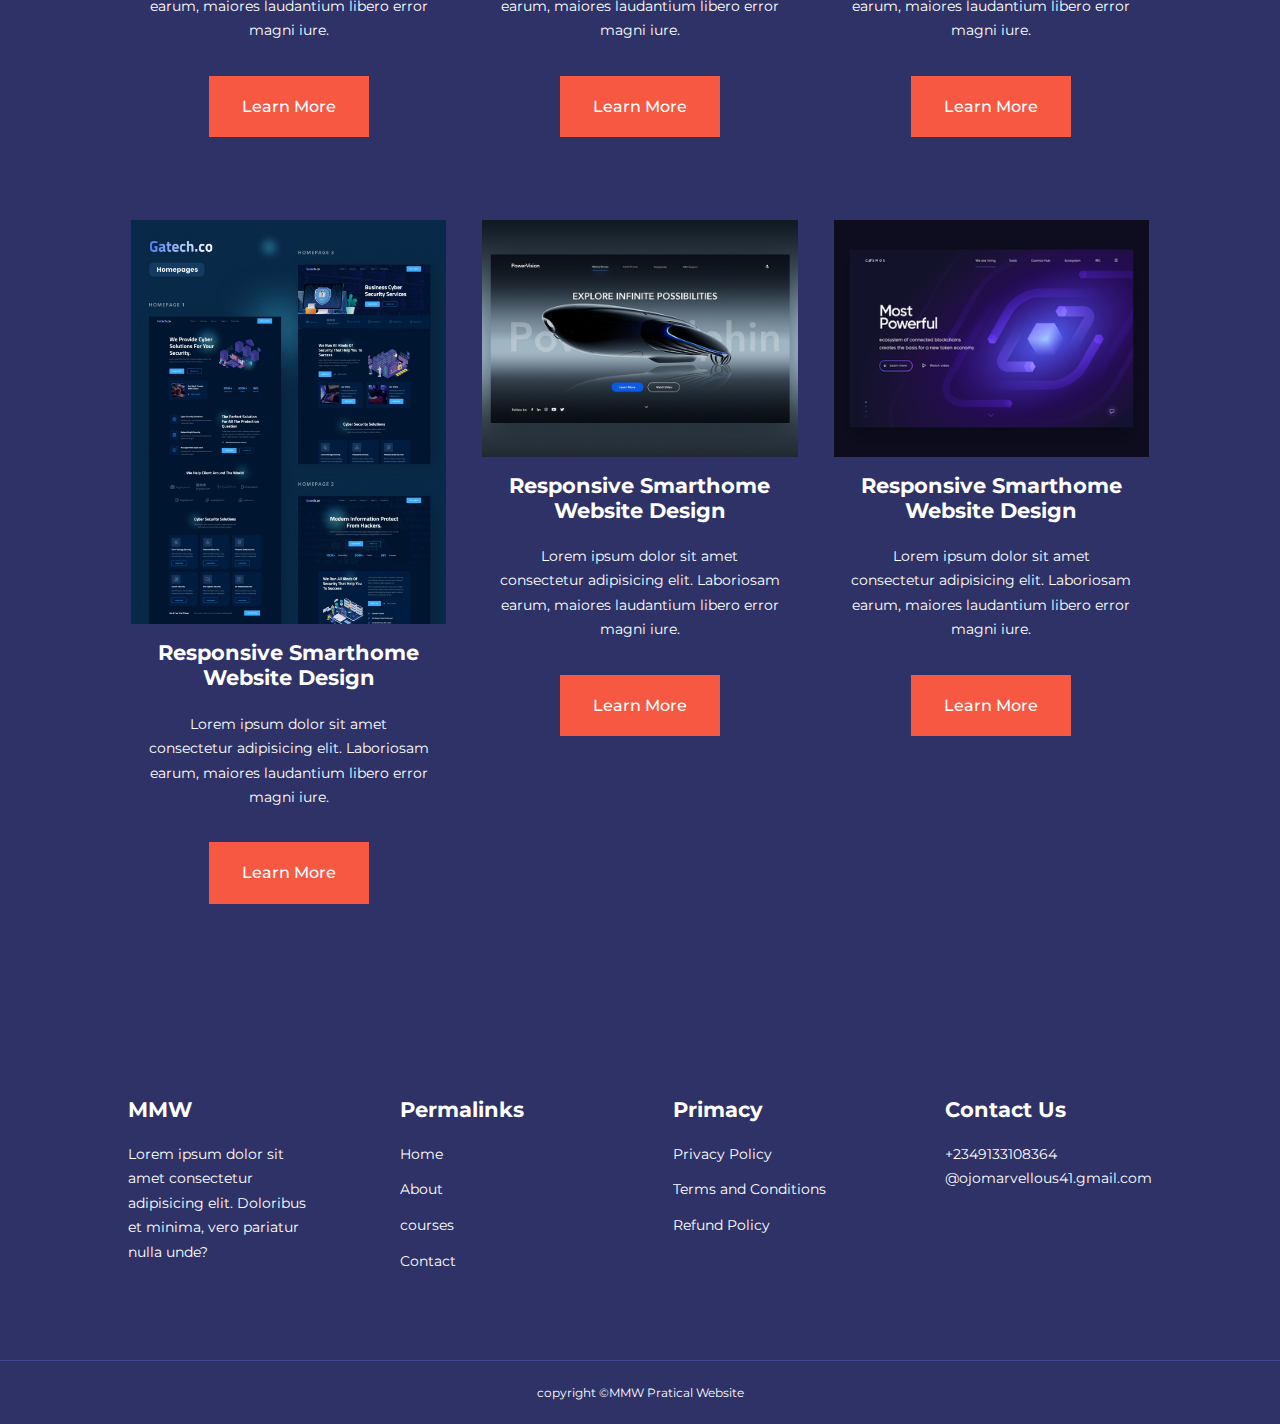
<file: courses.html>
<!DOCTYPE html>
<html lang="en">
<head>
    <meta charset="UTF-8">
    <meta http-equiv="X-UA-Compatible" content="IE=edge">
    <meta name="viewport" content="width=device-width, initial-scale=1.0">
    <title>Responsive Multipage Education Website Using HTML,CSS & JavaScript</title>

                    <!-- ICONSCOUT CDN -->
                    <link rel="stylesheet" href="https://unicons.iconscout.com/release/v4.0.0/css/line.css">

<!-- GOOGLE FONTS (MONTSERRAT)-->
<link rel="preconnect" href="https://fonts.googleapis.com">
<link rel="preconnect" href="https://fonts.gstatic.com" crossorigin>
<link href="https://fonts.googleapis.com/css2?family=Josefin+Sans&family=Montserrat:wght@300;400;500;600;800;900&family=Playfair+Display:wght@600&family=Roboto:wght@100;300&display=swap" rel="stylesheet">

<link rel="stylesheet" href="./css/style.css">
<link rel="stylesheet" href="./css/about.css">
<style>
    .courses{
        margin-top: 1rem;
    }
</style>
</head>
<body>
    <nav>
        <div class="container nav__container">
                 <a href="index.html"><h4>MMW</h4></a>
                 <ul class="nav__menu">
                     <li><a href="index.html">Home</a></li>
                     <li><a href="about.html">About</a></li>
                     <li><a href="courses.html">Courses</a></li>
                     <li><a href="contact.html">Contact</a></li>
                 </ul>
                 <button id="open-menu-btn"><i class="uil uil-bars"></i></button>
                 <button id="close-menu-btn"><i class="uil uil-multiply"></i></button>
         </div>
     </nav>




     <section class="courses">
        <h2>Our Popular Courses</h2>
        <div class="container courses__container">
            <article class="courses">
                <div class="courses image">
                    <img src="./image/category-1.jpg" >
                </div>
                <div class="course__info">
                    <h4>Responsive Smarthome Website Design</h4>
                    <p>Lorem, ipsum dolor sit amet consectetur adipisicing elit. Aut voluptatibus nam omnis repudiandae eius corrupti amet?</p>
                    <a href="courses.html" class="btn btn-primary">Learn More</a>
                    </div>
            </article>

            <article class="courses">
                <div class="courses image">
                    <img src="./image/category-2.jpg" >
                </div>
                <div class="course__info">
                    <h4>Responsive Smarthome Website Design</h4>
                <p>Lorem ipsum dolor sit amet consectetur adipisicing elit. Laboriosam earum, maiores laudantium libero error magni iure.</p>
                <a href="courses.html" class="btn btn-primary">Learn More</a>
                </div>
            </article>

            <article class="courses">
                <div class="courses image">
                    <img src="./image/category-3.jpg" >
                </div>
                <div class="course__info">
                    <h4>Responsive Smarthome Website Design</h4>
                <p>Lorem ipsum dolor sit amet consectetur adipisicing elit. Laboriosam earum, maiores laudantium libero error magni iure.</p>
                <a href="courses.html" class="btn btn-primary">Learn More</a>
                </div>
            </article>
            <article class="courses">
                <div class="courses image">
                    <img src="./image/category-4.png" >
                </div>
                <div class="course__info">
                    <h4>Responsive Smarthome Website Design</h4>
                <p>Lorem ipsum dolor sit amet consectetur adipisicing elit. Laboriosam earum, maiores laudantium libero error magni iure.</p>
                <a href="courses.html" class="btn btn-primary">Learn More</a>
                </div>
            </article>
            <article class="courses">
                <div class="courses image">
                    <img src="./image/category-5.png" >
                </div>
                <div class="course__info">
                    <h4>Responsive Smarthome Website Design</h4>
                <p>Lorem ipsum dolor sit amet consectetur adipisicing elit. Laboriosam earum, maiores laudantium libero error magni iure.</p>
                <a href="courses.html" class="btn btn-primary">Learn More</a>
                </div>
            </article>
            <article class="courses">
                <div class="courses image">
                    <img src="./image/category-6.png" >
                </div>
                <div class="course__info">
                    <h4>Responsive Smarthome Website Design</h4>
                <p>Lorem ipsum dolor sit amet consectetur adipisicing elit. Laboriosam earum, maiores laudantium libero error magni iure.</p>
                <a href="courses.html" class="btn btn-primary">Learn More</a>
                </div>
            </article>
            <article class="courses">
                <div class="courses image">
                    <img src="./image/category-7.png" >
                </div>
                <div class="course__info">
                    <h4>Responsive Smarthome Website Design</h4>
                <p>Lorem ipsum dolor sit amet consectetur adipisicing elit. Laboriosam earum, maiores laudantium libero error magni iure.</p>
                <a href="courses.html" class="btn btn-primary">Learn More</a>
                </div>
            </article>
            <article class="courses">
                <div class="courses image">
                    <img src="./image/category-8.png" >
                </div>
                <div class="course__info">
                    <h4>RResponsive Smarthome Website Design</h4>
                <p>Lorem ipsum dolor sit amet consectetur adipisicing elit. Laboriosam earum, maiores laudantium libero error magni iure.</p>
                <a href="courses.html" class="btn btn-primary">Learn More</a>
                </div>
            </article>
            <article class="courses">
                <div class="courses image">
                    <img src="./image/category-9.png" >
                </div>
                <div class="course__info">
                    <h4>Responsive Smarthome Website Design</h4>
                <p>Lorem ipsum dolor sit amet consectetur adipisicing elit. Laboriosam earum, maiores laudantium libero error magni iure.</p>
                <a href="courses.html" class="btn btn-primary">Learn More</a>
                </div>
            </article>
            <article class="courses">
                <div class="courses image">
                    <img src="./image/category-10.jpg" >
                </div>
                <div class="course__info">
                    <h4>Responsive Smarthome Website Design</h4>
                <p>Lorem ipsum dolor sit amet consectetur adipisicing elit. Laboriosam earum, maiores laudantium libero error magni iure.</p>
                <a href="courses.html" class="btn btn-primary">Learn More</a>
                </div>
            </article>
            <article class="courses">
                <div class="courses image">
                    <img src="./image/category-11.jpg" >
                </div>
                <div class="course__info">
                    <h4>Responsive Smarthome Website Design</h4>
                <p>Lorem ipsum dolor sit amet consectetur adipisicing elit. Laboriosam earum, maiores laudantium libero error magni iure.</p>
                <a href="courses.html" class="btn btn-primary">Learn More</a>
                </div>
            </article>
            <article class="courses">
                <div class="courses image">
                    <img src="./image/category-12.png" >
                </div>
                <div class="course__info">
                    <h4>Responsive Smarthome Website Design</h4>
                <p>Lorem ipsum dolor sit amet consectetur adipisicing elit. Laboriosam earum, maiores laudantium libero error magni iure.</p>
                <a href="courses.html" class="btn btn-primary">Learn More</a>
                </div>
            </article>
            <article class="courses">
                <div class="courses image">
                    <img src="./image/category-13.png" >
                </div>
                <div class="course__info">
                    <h4>Responsive Smarthome Website Design</h4>
                <p>Lorem ipsum dolor sit amet consectetur adipisicing elit. Laboriosam earum, maiores laudantium libero error magni iure.</p>
                <a href="courses.html" class="btn btn-primary">Learn More</a>
                </div>
            </article>
            <article class="courses">
                <div class="courses image">
                    <img src="./image/category-14.jpg" >
                </div>
                <div class="course__info">
                    <h4>Responsive Smarthome Website Design</h4>
                <p>Lorem ipsum dolor sit amet consectetur adipisicing elit. Laboriosam earum, maiores laudantium libero error magni iure.</p>
                <a href="courses.html" class="btn btn-primary">Learn More</a>
                </div>
            </article>
            <article class="courses">
                <div class="courses image">
                    <img src="./image/category-15.png" >
                </div>
                <div class="course__info">
                    <h4>Responsive Smarthome Website Design</h4>
                <p>Lorem ipsum dolor sit amet consectetur adipisicing elit. Laboriosam earum, maiores laudantium libero error magni iure.</p>
                <a href="courses.html" class="btn btn-primary">Learn More</a>
                </div>
            </article>
            <article class="courses">
                <div class="courses image">
                    <img src="./image/category-16.jpg" >
                </div>
                <div class="course__info">
                    <h4>Responsive Smarthome Website Design</h4>
                <p>Lorem ipsum dolor sit amet consectetur adipisicing elit. Laboriosam earum, maiores laudantium libero error magni iure.</p>
                <a href="courses.html" class="btn btn-primary">Learn More</a>
                </div>
            </article>
            <article class="courses">
                <div class="courses image">
                    <img src="./image/category-17.jpg" >
                </div>
                <div class="course__info">
                    <h4>Responsive Smarthome Website Design</h4>
                <p>Lorem ipsum dolor sit amet consectetur adipisicing elit. Laboriosam earum, maiores laudantium libero error magni iure.</p>
                <a href="courses.html" class="btn btn-primary">Learn More</a>
                </div>
            </article>
            <article class="courses">
                <div class="courses image">
                    <img src="./image/category-18.png" >
                </div>
                <div class="course__info">
                    <h4>Responsive Smarthome Website Design</h4>
                <p>Lorem ipsum dolor sit amet consectetur adipisicing elit. Laboriosam earum, maiores laudantium libero error magni iure.</p>
                <a href="courses.html" class="btn btn-primary">Learn More</a>
                </div>
            </article>
        </div>
    </section>

    <!--==================== END OF COURSES ====================-->



















     <footer>
        <div class="container footer__container">
            <div class="footer__1">
                <a href="index.html" class="footer__logo"><h4>MMW</h4></a>
                <p>
                    Lorem ipsum dolor sit amet consectetur adipisicing elit. Doloribus et minima, vero pariatur nulla unde?
                </p>
            </div>
    
            <div class="footer__2">
                <h4>Permalinks</h4>
                <ul class="Permalinks">
                    <li><a href="index.html">Home</a></li>
                    <li><a href="about.html">About</a></li>
                    <li><a href="courses.html">courses</a></li>
                    <li><a href="contact.html">Contact</a></li>
                </ul>
            </div>
    
            <div class="footer__3">
                <h4>Primacy</h4>
                <ul class="Privacy">
                    <li><a href="#">Privacy Policy</a></li>
                    <li><a href="#">Terms and Conditions</a></li>
                    <li><a href="#">Refund Policy</a></li>
                </ul>
            </div>
    
            <div class="footer__4">
                <h4>Contact Us</h4>
                    <p>+2349133108364</p>
                    <p>@ojomarvellous41.gmail.com</p>
                    <ul class="footer__socials">
                        <li>
                            <a href="#"><i class="uil uil-facebook-f"></i></a>
                        </li>
                        <li>
                            <a href="#"><i class="uil uil-instagram-alt"></i></a>
                        </li>
                        <li>
                            <a href="#"><i class="uil uil-twitter"></i></a>
                        </li>
                        <li>
                            <a href="#"><i class="uil uil-linkendin-alt"></i></a>
                        </li>
                    <ul>
            </div>
        </div>
        <div class="footer__copyright">
            <small>copyright &copy;MMW Pratical Website</small>
        </div>
    </footer>
    <script src="./main.js"></script>
    
    </body>
    </html>
</file>
<file: css/style.css>
*{
    margin: 0;
    padding: 0;
    border: 0;
    outline: 0;
    text-decoration: none;
    list-style: none;
    box-sizing: border-box;
}

:root{
    --color-primary:#6c63ff;
    --color-success:#00bf8e;
    --color-warning:#f7c94b;
    --color-danger:#f75842;
    --color-danger-variant:rgba(247, 88, 66, 0.4);
    --color-white:#fff;
    --color-ligt:#rgba(255, 255, 255, 0.7);
    --color-black:#000;
    --color-bg:#1f2641;
    --color-bg1:#2e3267;
    --color-bg2:#424890;

    --container-width-lg:80%;
    --container-width-md:90%;
    --container-width-sm:94%;

    --transition:all 400ms ease;
}

body{
    font-family: 'Montserrat', sans-serif;
    line-height: 1.7;
    color: var(--color-white);
    background: var(--color-bg);
}

.container{
    width: var(--container-width-lg);
    margin: 0 auto;
}

section{
    padding: 6rem 0;
}
section h2{
    text-align: center;
    margin-bottom: 4rem;
}

h1,
h2,
h3,
h4,
h5{
    line-height: 1.2;
}

h1{
    font-size: 2.4rem;
}

h2{
    font-size: 2rem;
}

h3{
    font-size: 1.6rem;
}

h4{
    font-size: 1.3rem;
}

a{
    color: var(--color-white);
}

img{
    width: 100%;
    display: block;
    object-fit: cover;
}

.btn{
    display: inline-block;
    background: var(--color-white);
    color: var(--color-black);
    padding: 1rem 2rem;
    border: 1px solid transparent;
    font-weight: 500;
    transition: var(--transition);
}

.btn:hover{
    background: transparent;
    color: var(--color-white);
    border-color: var(--color-white);
}

.btn-primary{
    background: var(--color-danger);
    color: var(--color-white);
}

/*==================== NAVBAR ====================*/


nav{
    background: transparent;
    width: 100vw;
    height: 5rem;
    position: fixed;
    top: 0;
    z-index: 11;
}

/*change navbar styles on scroll using javascript*/
.window-scroll{
    background: var(--color-primary);
    box-shadow: 0 1rem 2rem rgba(0, 0, 0, 0.2);

}

.nav__container{
    height: 100%;
    display: flex;
    justify-content: space-between;
    align-items: center;
}

nav button{
    display: none;
}

.nav__menu{
    display: flex;
    align-items: center;
    gap: 4rem;
}

 .nav__menu a{
    font-size: 0.9rem;
     transition:var(--transition)
}
    
.nav__menu a:hover{
     color: var(--color-bg2);
}

/*==================== HEADER ====================*/

header{
 position: relative;
 top: 5rem;
 overflow: hidden;
 height: 100vh;
 margin-bottom: 6rem;
}

.header__container{
    display: grid;
    grid-template-columns: 1fr 1fr;
    gap: 5rem;
    align-items: center;
    height: 100%;
}

.header__left p{
    margin: 1rem 0 2.4rem;
}

/*==================== CATEGORIES ====================*/

.categories{
    background: var(--color-bg1);
    height: 42rem;
}

.categories h1{
    line-height: 1;
    margin-bottom: 3rem;
}

.categories__container{
    display: grid;
    grid-template-columns: 40% 60%;
    gap: 4rem;
}

.categories__left{
    margin-right: 4rem;
}

.categories__left p{
    margin: 1rem 0 3rem;
}

.categories__right{
    display: grid;
    grid-template-columns: repeat(3, 1fr);
    gap: 1.2rem;
}
.category{
    background: var(--color-bg2);
    padding: 1rem;
    border-radius: 1rem;
    transition: var(--transition);
}

.category:hover{
    box-shadow: 0 3rem 3rem rgba(0, 0, 0, 0.3);
    z-index: 1;
}

.category:nth-child(2) .category__icon {
    background: var(--color-danger);
}

.category:nth-child(3) .category__icon {
    background: var(--color-success);
}

.category:nth-child(4) .category__icon {
    background: var(--color-warning);
}

.category:nth-child(5) .category__icon {
    background: var(--color-success);
}

.category__icon{
    background: var(--color-primary);
    padding: 0.7rem;
    border-radius: 0.9rem;
}

.category h5{
    margin: 2rem 0 1rem;
}

.category p{
    font-size: 0.85rem;
}


/*==================== PORPULAR COURSES ====================*/

.courses{
    margin-top: 2rem;
    text-align: center;
    border: 1px solid transparent;
    transition: var(--transition);
    background: var(--color-bg1);
}

.courses:hover {
    background: transparent;
    border-color: var(--color-primary);
}

.courses__container{
    display: grid;
    grid-template-columns: repeat(3, 1fr);
    gap: 2rem;
}

.courses P{
    background: var(--color-bg1);
    text-align: center;
    border: 1px solid transparent;
}

.course__info{
    padding: 1rem;
}

.course__info p{
    margin: 1.2rem 0 2rem;
    font-size: 0.9rem;
}


/*==================== FAQs ====================*/

.faq {
    background: var(--color-bg1);
    box-shadow: 0 0 3rem rgba(0, 0, 0, 0.5  );
}

.faqs__container {
    display: grid;
    grid-template-columns: 1fr 1fr;
    gap: 1rem;
}

.faqs {
    padding: 2rem;
    display: flex;
    align-items: center;
    gap: 1.4rem;
    height: fit-content;
    background: var(--color-primary);
    cursor: pointer;
}

.faqs h4 {
    font-size: 1rem;
    line-height: 2.2;
}

.faqs__icons{
    align-self: flex-start;
    font-size: 1.2rem;
}

.faqs p{
    margin-top: 0.8rem;
    display: none;
}

.faqs.open p{
    display: block;
}



/*==================== TESTIMONIALS ====================*/


.testimonials__container{
    overflow-x: hidden;
    position: relative;
    margin-bottom: 5rem;
}

.testimonial{
    padding-top: 2rem;
}

.avatar{
    width: 6rem;
    height: 6rem;
    border-radius: 50%;
    overflow: hidden;
    margin: 0 auto 1rem;
    border: 1rem solid var(--color-bg1);
}

.testimonial__info{
    text-align: center;
}

.testimonial__body{
    background: var(--color-primary);
    padding: 2rem;
    margin-top: 3rem;
    position: relative;
}

.testimonial__body::before{
    content: "";
    display: block;
    background: linear-gradient(
        135deg,
        transparent, 
        var(--color-primary), 
        var(--color-primary)
    );
    width: 3rem;
    height: 3rem;
    position: absolute;
    left: 50%;
    top: -1.5rem;
    transform: rotate(45deg);
}

/*==================== FOOTER ====================*/

footer{
  background: var(--color-bg1); 
  padding-top: 5rem;
  font-size: 0.9rem; 
}

.footer__container{
    display: grid;
    grid-template-columns: repeat(4, 1fr);
     gap: 5rem; 
}

.footer__container > div h4{
    margin-bottom: 1.2rem;
}


.footer__1 p{
    margin: 0  0 2rem;
}  

footer ul li{
    margin-bottom: 0.7rem;
}

footer ul li a:hover{
    text-decoration: underline;
}

.footer__socials{
    display: flex;
    gap: 1rem;
    font-size: 1.2rem;
    margin-top: 2rem;
}

.footer__copyright{
    text-align: center;
    margin-top: 4rem;
    padding: 1.2rem 0;
    border-top: 1px solid var(--color-bg2);
}



/*==================== MEDIA QUERIES (TABLES) ====================*/

@media  screen and (max-width:1024px) {
  .container{
      width:var(--container-width-md);
  }
  h1{
      font-size: 2.2rem;
  }
  h2{
      font-size: 1.7rem;
  }
  h3{
      font-size: 1.4rem;
  }
  h4{
      font-size: 1.2rem;
  }
  /*==================== NAVBAR ====================*/
  nav button{
    display: inline-block;
    background: transparent;
    font-size: 1.8rem;
    color: var(--color-white);
    cursor: pointer;
  }
  nav button#close-menu-btn{
      display: none;
  }
  .nav__menu{
      position: fixed;
      top: 5rem;
      right: 5%;
      height: fit-content;
      width: 18rem;
      flex-direction: column;
      gap: 0;
      display: none;
  }
  .nav__menu li{
      width: 100%;
      height: 5.8rem;
      animation: animateNavItems 400ms linear forwards;
      transform-origin: top right;
      opacity: 0;
  }
  .nav__menu li:nth-child(2) {
      animation-delay: 2ooms;
  }
 .nav__menu li:nth-child(3) {
    animation-delay: 400ms;
  }
 .nav__menu li:nth-child(4) {
    animation-delay: 600ms;
  }
  @keyframes animateNavItems {
   0%{
    transform: rotateZ(-90deg) rotateX(90deg) scale(0.1);
   }

   100%{
    transform: rotateZ(0) rotateX(0) scale(1);
    opacity: 1;
   }
  }
  .nav__menu li a{
      background: var(--color-primary);
      box-shadow: -4rem 6rem 10rem rgba(0, 0, 0, 0.6);
      width: 100%;
      height: 100%;
      display: grid;
      place-items: center;
  }
  .nav__menu li a:hover{
      background: var(--color-bg2);
      color: var(--color-white);
  }


  
  /*==================== HEADER ====================*/

    header{
        height: max-content;
    }
       
    .header__container{
        grid-template-columns: 1fr;
        gap: 2rem;
    }
    /*==================== CATEGORIES ====================*/

    .categories{
        height: auto;
    }

    .categories__container{
        grid-template-columns: 1fr;
        gap: 3rem;
    }

    .categories__left{
        margin-right: 0;
    }


    /*==================== PORPULAR COURSES ====================*/

     .courses{
         margin-top: 0;
     }
    
     .courses__container{
         grid-template-columns: 1fr 1fr;
     }

     /*==================== FAQs ====================*/

     .faqs__container{
         grid-template-columns: 1fr;
     }

     .faq{
         padding: 1.5rem;
     }

     /* .faqs h4{
         flex-direction: row;
     } */

     /*==================== FOOTER ====================*/

     .footer__container{
         grid-template-columns: 1fr 1fr;
     }

}
 /*==================== MEDIA QUERIES (PHONES) ====================*/

 @media  screen and (max-width:600px) {
        .container{
           width: var(--container-width-sm);
       }

     /*==================== NAVBAR ====================*/

        .nav__menu{
            right: 3%;
         }

     /*==================== HEADER ====================*/

    /* .header__container{
       grid-template-columns: 1fr;
       text-align: center;
       margin-top:0;
    }


    .header__left p{
        margin-bottom: 3rem;
    } */

    header{
        height: 100vh;
    }

    .header__container{
        grid-template-columns: 1fr;
        text-align: center;
        margin-top: 0;
    }

    .header__left p{
        margin-bottom: 1.3rem;
    }

      /*==================== CATEGORIES ====================*/

      .categories__right {
          grid-template-columns: 1fr 1fr;
          gap: 0.7rem;
      }

      .category{
          padding: 1rem;
          border-radius: 1rem;
      }

      .category__icon{
          margin-top: 4px;
          display: inline-block;
      }


     /*==================== POPULAR COURSES ====================*/

     .courses__container{
         grid-template-columns: 1fr;
     }

      /*==================== POPULAR COURSES ====================*/

      .testimonial__body{
          padding: 1.2rem;
      }

       /*==================== FOOTER ====================*/

       .footer__container{
           grid-template-columns: 1fr;
           text-align: center;
           gap: 2rem;
       }

       .footer__1 p{
           margin: 1rem auto;
       }

       .footer__socials{
           justify-content: center ;
       }
}
</file>
<file: css/about.css>
/*==================== ACHIEVEMENTS ====================*/

 .about__achievements{
     margin-top: 3rem;
 }

 .about__achievements-container{
     display: grid;
     grid-template-columns: 40% 60%;
     gap: 5rem;
 }

 .about__achievements-right >p{
     margin: 1.6rem 02.5rem;
 }

 .achievements__cards{
     display: grid;
     grid-template-columns: repeat(3, 1fr);
     gap: 1.5rem;
 }

 .achievements__card{
     background-color: var(--color-bg1);
     padding: 1.6rem;
     border-radius: 1rem;
     text-align: center;
     transition: var(--transition);
 }

 .achievements__card:hover{
     background-color: var(--color-bg2);
     box-shadow: 0 3rem 3rem rgba(0, 0, 0, 0.3);
 }

 .achievement__icon{
     background: var(--color-danger);
     padding: 0.6rem;
     border-radius: 1rem;
     display: inline-block;
     margin-bottom: 2rem;
     font-size: 2rem;
 }

 .achievements__card:nth-child(2) .achievement__icon{
     background: var(--color-success);
 }

 .achievements__card:nth-child(3) .achievement__icon{
     background: var(--color-primary);
 }

 .achievements__card p{
     margin-top: 1rem;
 }



  /*==================== TAEM ====================*/

  .team{
      background: var(--color-bg1);
      box-shadow: inset 0 0 3rem rgba(0, 0, 0, 0.5);
  }

  .team__container{
      display: grid;
      grid-template-columns: repeat(4, 1fr);
      gap: 2rem;
  }

  .team__member{
      background: var(--color-bg2);
      padding: 2rem;
      border: 1px solid transparent;
      transition: var(--transition);
      position: relative;
  }

  .team__member:hover{
      background: transparent;
      border-color: var(--color-primary);
  }

  .team__member-image img{
      filter: saturate(0);
  }

  .team__member:hover img{
      filter: saturate(1);
  }

  .team__member-info * {
      text-align: center;
      margin-top: 1.4rem;
  } 

  .team__member-info p{
      color: var(--color-light);
  }

  .team__member-socials{
      position: absolute;
      top: 50%;
      transform: translateY(-50%);
      right: -100%;
      display: flex;
      flex-direction: column;
      background: var(--color-primary);
      border-radius: 1rem 0 0 1rem;
      box-shadow: -2rem 0 2rem rgba(0, 0, 0, 0.3);
      transition: var(--transition);
  }

  .team__member:hover .team__member-socials{
    right: 0;
  }

  .team__member-socials a{
      padding: 1rem;
  }



   /*==================== MEDIA QUERIES (TABLETS) ====================*/

   @media  screen and (max-width:1024px) {
       .about__achievements{
           margin-top: 2rem;
       }

       .about__achievements-container{
           grid-template-columns: 1fr;
           gap: 4rem;
       }

       .about__achievements-left{
           width: 80%;
           margin: 0 auto;
       }

       .team__container{
           grid-template-columns: repeat(3, 1fr);
           gap: 1.5rem;
       }

       .team__member{
           padding: 1rem;
       }
   }


    /*==================== MEDIA QUERIES (PHONES) ====================*/
   @media  screen and (max-width:600px) {
    .achievements__cards{
        grid-template-columns: 1fr 1fr;
        gap: 0.7rem;
    } 
    
    .team__container{
        grid-template-columns: 1fr 1fr;
        gap: 0.7rem;
    }
    
    .team__member{
        padding: 0;
    }

    .team__member p{
        margin-bottom: 1.5rem;
    }
   }
</file>
<file: css/contact.css>
.contact__container{
    background: var(--color-bg1);
    padding: 4rem;
    display: grid;
    grid-template-columns: 40% 60%;
    gap: 4rem;
    height: 30rem;
    margin: 7rem auto;
    border-radius: 1rem;
}

 /*==================== ASIDE ====================*/
 .contact__aside{
     background: var(--color-primary);
     padding: 3rem;
     border-radius: 1rem;
     position: relative;
     bottom: 10rem;
 }

 .aside__image{
     width: 12rem;
     margin-bottom: 2rem;
 }

 .contact__aside h2{
     text-align: left;
     margin-bottom: 1rem;
 }

 .contact__aside p{
    font-size: 0.9rem;
    margin-bottom: 2rem;
 }

 .contact__details li{
    display: flex;
    gap: 1rem;
    align-items: center;
    margin-bottom: 1rem;
 }

 .contact__social{
     display: flex;
     gap: 0.8rem;
    margin-top: 3rem;
 }

 .contact__social a{
     background: var(--color-bg2);
     padding: 0.5rem;
     border-radius: 50%;
     font-size: 0.9rem;
     transition: var(--transition);
 }

 .contact__social a:hover{
     background: transparent;
 }

 /*==================== FORM ====================*/

.contact__form{
    display: flex;
    flex-direction: column;
    gap: 1.2rem;
    margin-right: 4rem;
}

.form__name{
    display: flex;
    gap: 1.2rem;
}

.contact__form input[type="text"]{
    width: 50%;
}

input, textarea{
    width: 100%;
    padding: 1rem;
    background: var(--color-bg);
    color: var(--color-white);
}

.contact__form .btn{
    width:max-content ;
    cursor: pointer;
    margin-top: 1rem;
}


/*==================== MEDIA QUERIES (TABLET) ====================*/

@media  screen and (max-width:1024px) {
    .contact{
        padding-bottom: 0;
    }

    .contact__container{
        gap: 1.5rem;
        margin-top: 3rem;
        height: auto;
        padding: 1.5rem;
    }

    .contact__aside{
        width: auto;
        padding: 1.5rem;
        bottom: 0;
    }

    .contact__form{
        align-self: center;
        margin-right: 1.5rem;
    }
}

/*==================== MEDIA QUERIES (PHONES) ====================*/
@media  screen and (max-width:1024px) {
   .contact__container{
       grid-template-columns: 1fr;
       gap: 3rem;
       margin-top: 0;
       padding: 0;
   } 

   .contact__form{
       margin: 0 1.5rem 3rem;
   }

   .form__name{
       flex-direction: column;
   }

   .form__name input{
      width:100%;
   }
}
</file>
